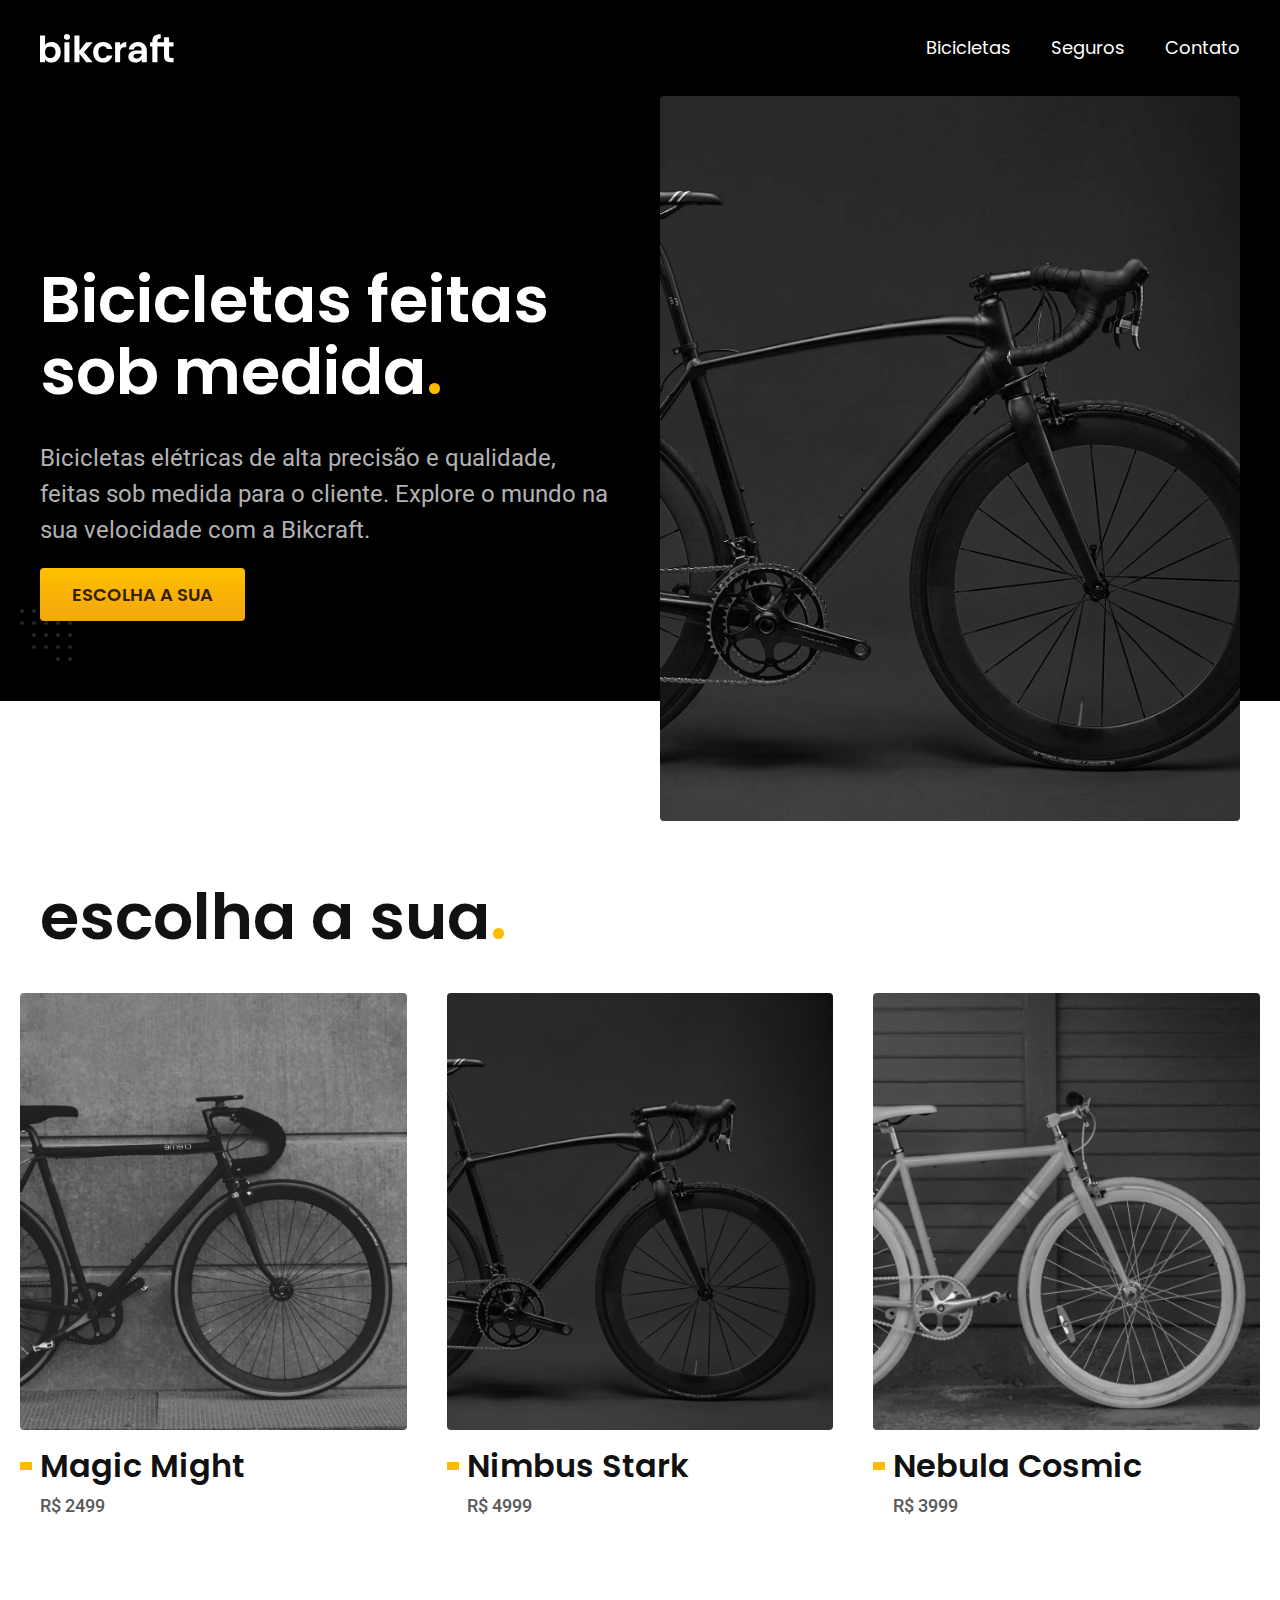
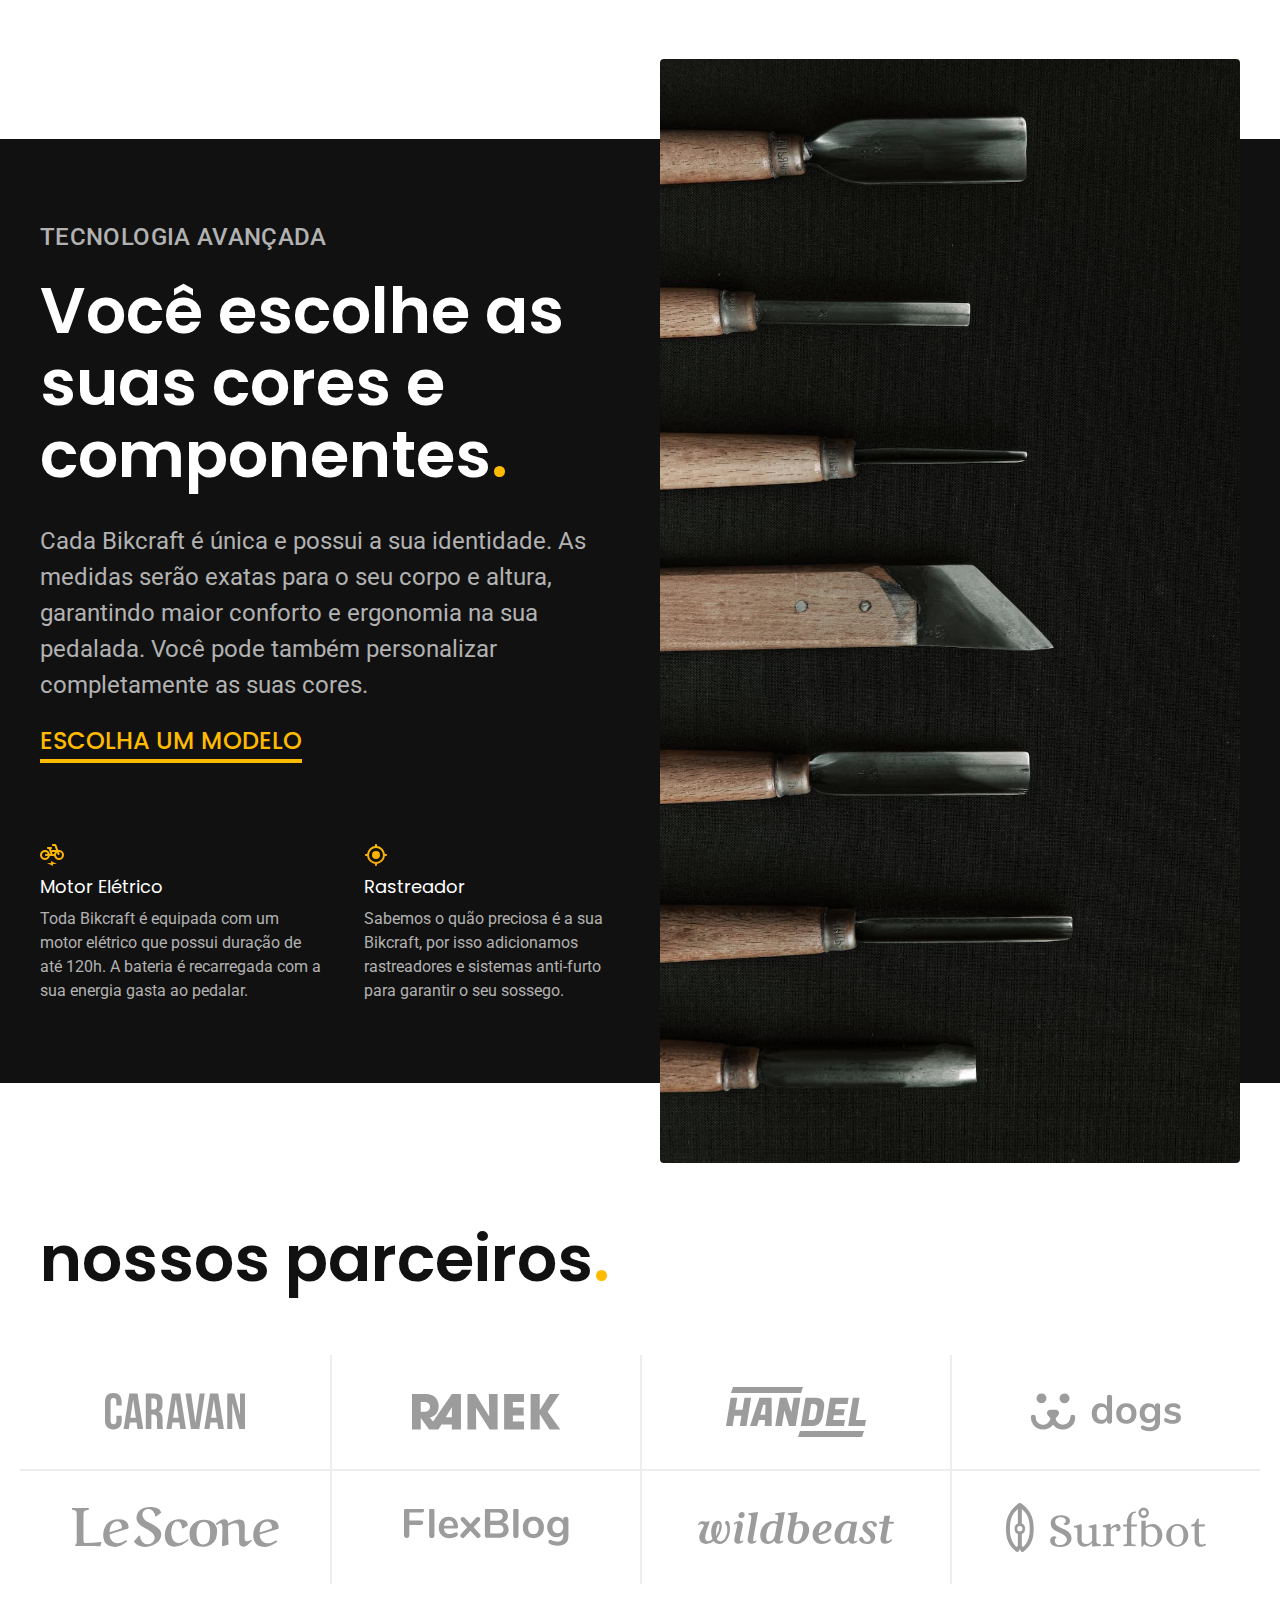
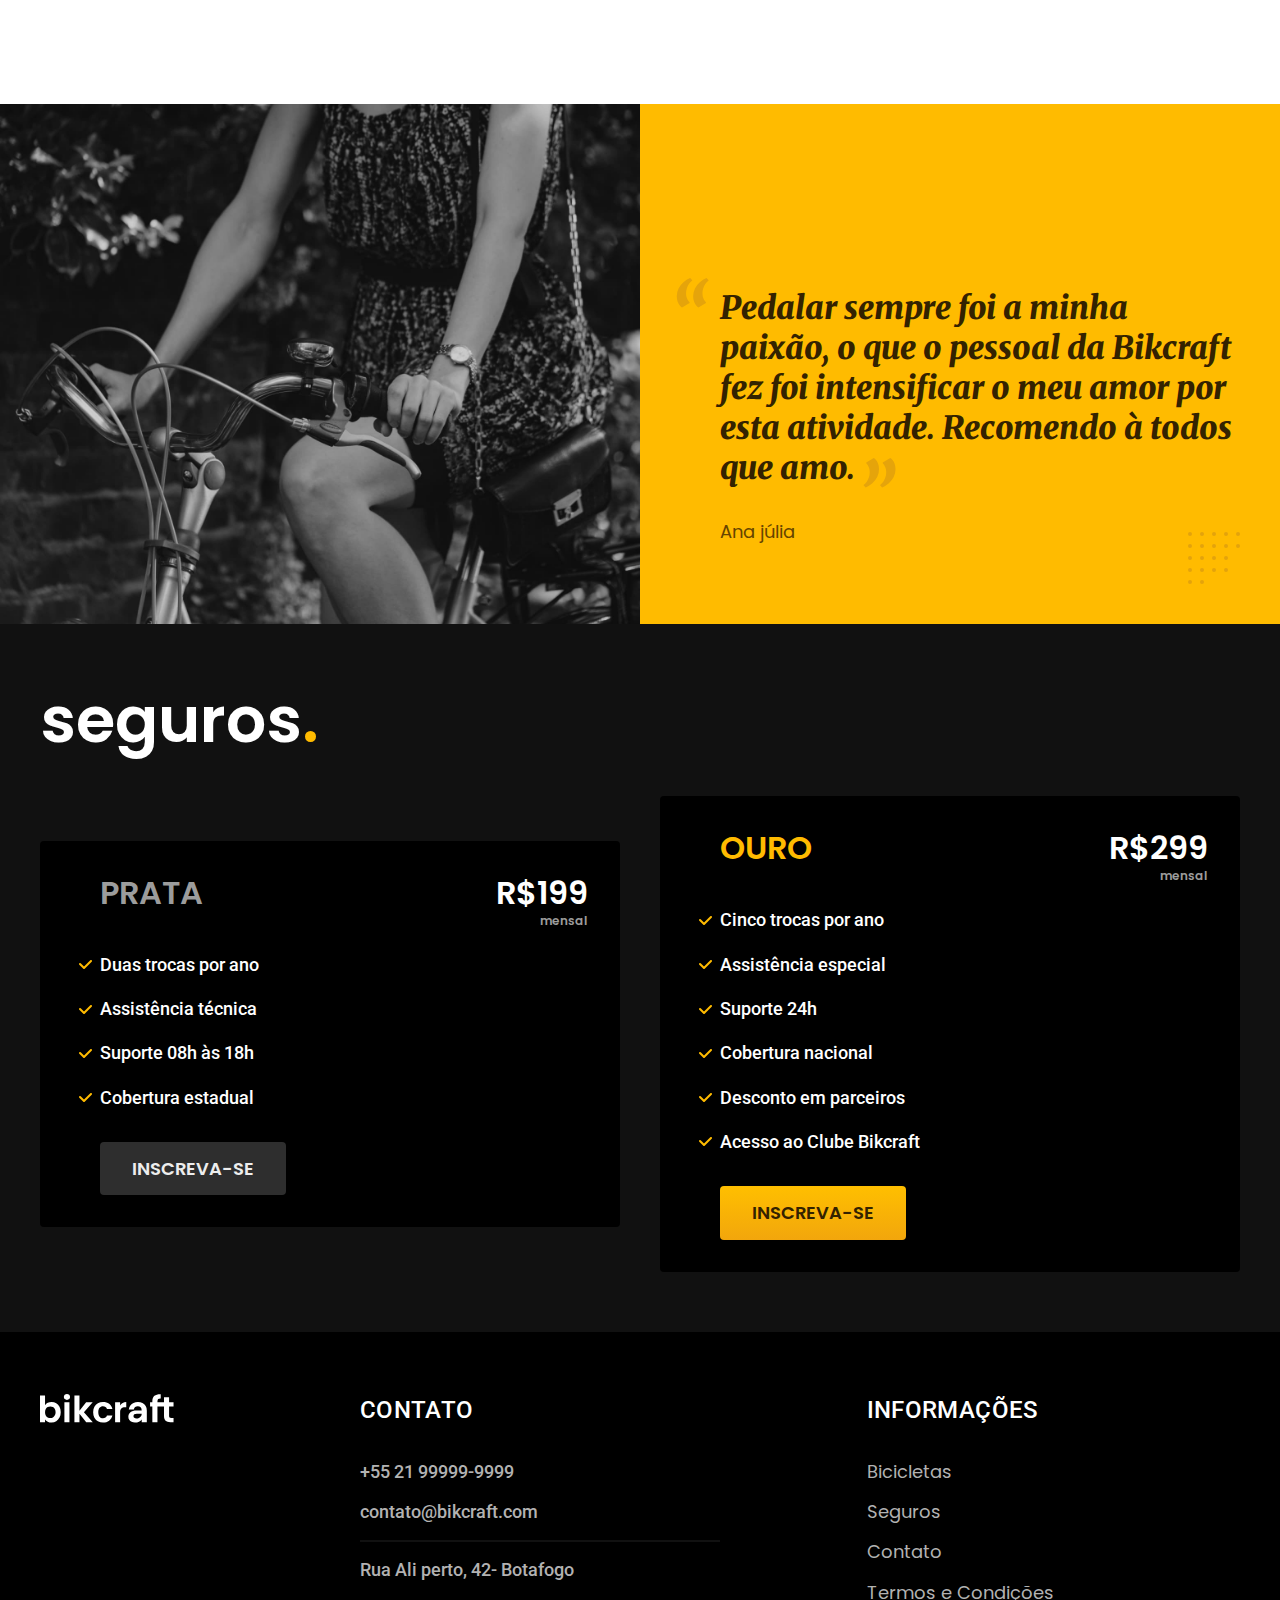
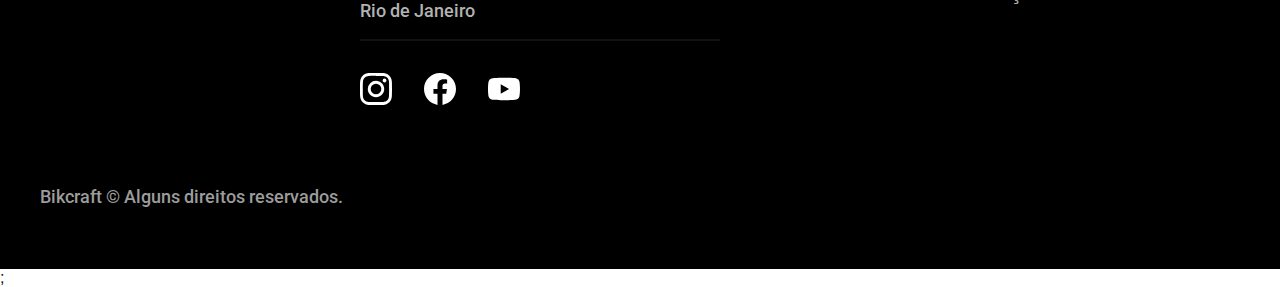
<file: index.html>
<!DOCTYPE html>
<html lang="pt-br">

<head>
  <meta charset="UTF-8">
  <meta http-equiv="X-UA-Compatible" content="IE=edge">
  <meta name="viewport" content="width=device-width, initial-scale=1.0">
  <title>Bikcraft - Bicicletas Elétricas</title>
  <meta name="description" content="Bicicletas elétricas de alta precisão e qualidade,  feitas sob medida para o cliente. Explore o mundo na sua velocidade com a Bikcraft.">
  
  <link rel="icon" href="./favicon.svg" type="image/svg+xml">
  <link rel="preload" href="./CSS/style.css" as="style">
  <link rel="stylesheet" href="./CSS/style.css">
  <script>document.documentElement.classList.add('js');</script>

  <link rel="preconnect" href="https://fonts.googleapis.com">
  <link rel="preconnect" href="https://fonts.gstatic.com" crossorigin>
  <link href="https://fonts.googleapis.com/css2?family=Merriweather:ital,wght@1,900&family=Poppins:wght@400;600&family=Roboto:wght@400;500&display=swap" rel="stylesheet">

 
</head>

<body>
  <header class="header-bg">
    <div class="header container">
      <a href="./">
        <img src="./img/bikcraft.svg" width="136" height="32" alt="Bikcraft">
      </a>

      <nav aria-label="primaria">
        <ul class="header-menu font-1-m cor-0">
          <li><a href="./bicicletas.html">Bicicletas</a></li>
          <li><a href="./seguros.html">Seguros</a></li>
          <li><a href="./contato.html">Contato</a></li>
        </ul>
      </nav>
    </div>
  </header>

  <main class="introducao-bg" >
    <div class="introducao container">
      <div class="introducao-conteudo">
        <h1 class="font-1-xxl cor-0 fadeInDown" data-anime="200">Bicicletas feitas sob medida<span class="cor-p1">.</span></h1>
        <p class="font-2-l cor-5 fadeInDown"  data-anime="400">Bicicletas elétricas de alta precisão e qualidade, feitas sob medida para o cliente. Explore o mundo na sua velocidade com a Bikcraft.</p>
        <a class="botao fadeInDown"  data-anime="600" href="./bicicletas.html">Escolha a sua</a>
      </div>

      <picture  data-anime="800" class="fadeInDown">
        <source media="(max-width: 800px)" srcset="./img/bicicletas/nimbus.jpg">
        <img src="./img/fotos/introducao.jpg" width="1280" height="1600" alt="Bicicleta eletrica preta">
      </picture>

    </div>
  </main>

  <article class="bicicletas-lista">
    <h2 class="container font-1-xxl">escolha a sua<span class="cor-p1">.</span></h2>
    <ul>
      <li>
        <a href="./bicicletas/magic.html">
          <img src="./img/bicicletas/magic-home.jpg" width="920" height="1040" alt="Bicicletas preta">
          <h3 class="font-1-xl">Magic Might</h3>
          <span class="font-2-m cor-8">R$ 2499</span>
        </a>
      </li>

      <li>
        <a href="./bicicletas/nimbus.html">
          <img src="./img/bicicletas/nimbus-home.jpg" width="920" height="1040" alt="Bicicletas preta">
          <h3 class="font-1-xl">Nimbus Stark</h3>
          <span class="font-2-m cor-8">R$ 4999</span>
        </a>
      </li>

      <li>
        <a href="./bicicletas/nebula.html">
          <img src="./img/bicicletas/nebula-home.jpg" width="920" height="1040" alt="Bicicletas branca">
          <h3 class="font-1-xl">Nebula Cosmic</h3>
          <span class="font-2-m cor-8">R$ 3999</span>
        </a>
      </li>
    </ul>
  </article>

  <article class="tecnologia-bg">
    <div class="tecnologia container">
      <div class="tecnologia-conteudo">
        <span class="font-2-l-b cor-5">Tecnologia Avançada </span>
        <h2 class="font-1-xxl cor-0">Você escolhe as suas cores e componentes<span class="cor-p1">.</span></h2>
        <p class="font-2-l cor-5">Cada Bikcraft é única e possui a sua identidade. As medidas serão exatas para o seu corpo e altura, garantindo maior conforto e ergonomia na sua pedalada. Você pode também personalizar completamente as suas cores.</p>
        <a class="link" href="./bicicletas.html">Escolha um modelo</a>

        <div class="tecnologia-vantagens">
          <div>
            <img src="./img/icones/eletrica.svg" width="24" height="24" alt="">
            <h3 class="font-1-m cor-0">Motor Elétrico</h3>
            <p class="font-2-s cor-5">Toda Bikcraft é equipada com um motor elétrico que possui duração de até 120h. A bateria é recarregada com a sua energia gasta ao pedalar.</p>
          </div>
          <div>
            <img src="./img/icones/rastreador.svg" width="24" height="24" alt="">
            <h3 class="font-1-m cor-0">Rastreador</h3>
            <p class="font-2-s cor-5">Sabemos o quão preciosa é a sua Bikcraft, por isso adicionamos rastreadores e sistemas anti-furto para garantir o seu sossego.</p>
          </div>
        </div>
      </div>
      <div class="tecnologia-imagem">
        <img src="./img/fotos/tecnologia.jpg" width="1200" height="1920" alt="">
      </div>
    </div>
  </article>

  <section class="parceiros" aria-label="Nossos Parceiros">
    <h2 class="container font-1-xxl">nossos parceiros<span class="cor-p1">.</span></h2>

    <ul>
      <li><img src="./img/parceiros/caravan.svg" alt="caravan" width="140" height="38"></li>
      <li><img src="./img/parceiros/ranek.svg" alt="Ranek" width="149" height="36"></li>
      <li><img src="./img/parceiros/handel.svg" alt="Handel" width="140" height="50"></li>
      <li><img src="./img/parceiros/dogs.svg" alt="Dogs" width="152" height="39"></li>
      <li><img src="./img/parceiros/lescone.svg" alt="LeScone" width="208" height="41"></li>
      <li><img src="./img/parceiros/flexblog.svg" alt="FlexBlog" width="165" height="38"></li>
      <li><img src="./img/parceiros/wildbeast.svg" alt="Wildbeast" width="196" height="34"></li>
      <li><img src="./img/parceiros/surfbot.svg" alt="surfbot" width="200" height="49"></li>
    </ul>
  </section>

  <section class="depoimento" aria-label="depoimento">
    <div>
      <img src="./img/fotos/depoimento.jpg" width="1560" height="1360" alt="pessoa pedalando uma bicicleta bikcraft">
    </div>
    <div class="depoimento-conteudo">
      <blockquote class="font-1-xl cor-p5">
        <p>Pedalar sempre foi a minha paixão, o que o pessoal da Bikcraft fez foi intensificar o meu amor por esta atividade. Recomendo à todos que amo.</p>
      </blockquote>
      <span class="font-1-m cor-p4">Ana júlia</span>
    </div>
  </section>

  <article class="seguros-bg">
    <div class="seguros container">
      <h2 class="font-1-xxl cor-0">seguros<span class="cor-p1">.</span></h2>
      <div class="seguros-item">
        <h3 class="font-1-xl cor-6">PRATA</h3>
        <span class="font-1-xl cor-0">R$199 <span class="font-1-xs cor-6">mensal</span></span>
        <ul class="font-2-m cor-0">
          <li>Duas trocas por ano</li>
          <li>Assistência técnica</li>
          <li>Suporte 08h às 18h</li>
          <li>Cobertura estadual</li>
        </ul>
        <a class="botao secundario" href="./orcamento.html">Inscreva-se</a>
      </div>

      <div class="seguros-item">
        <h3 class="font-1-xl cor-p1">OURO</h3>
        <span class="font-1-xl cor-0">R$299 <span class="font-1-xs cor-6">mensal</span></span>
        <ul class="font-2-m cor-0">
          <li>Cinco trocas por ano</li>
          <li>Assistência especial</li>
          <li>Suporte 24h</li>
          <li>Cobertura nacional</li>
          <li>Desconto em parceiros</li>
          <li>Acesso ao Clube Bikcraft</li>
        </ul>
        <a class="botao col-2" href="./orcamento.html">Inscreva-se</a>
      </div>
    </div>

  </article>

  <footer class="footer-bg">
    <div class="footer container">
      <img src="./img/bikcraft.svg" width="136" height="32" alt="bikcraft">

      <div class="footer-contato">
        <h3 class="font-2-l-b cor-0">Contato</h3>
        <ul class="font-2-m cor-5">
          <li><a href="tel:+5521999999999">+55 21 99999-9999</a></li>
          <li><a href="mailto:contato@bikcraft.com">contato@bikcraft.com</a></li>
          <li>Rua Ali perto, 42- Botafogo</li>
          <li>Rio de Janeiro</li>
        </ul>
        <div class="footer-redes">
          <a href="./">
            <img src="./img/redes/instagram.svg" width="32" height="32" alt="">
          </a>
          <a href="./">
            <img src="./img/redes/facebook.svg" width="32" height="32" alt="">
          </a>
          <a href="./">
            <img src="./img/redes/youtube.svg" width="32" height="32" alt="">
          </a>
        </div>
      </div>
      <div class="footer-informacoes">
        <h3 class="font-2-l-b cor-0"> Informações</h3>
        <nav>
          <ul class="font-1-m cor-5">
            <li><a href="./bicicletas.html">Bicicletas</a></li>
            <li><a href="./seguros.html">Seguros</a></li>
            <li><a href="./contato.html">Contato</a></li>
            <li><a href="./termos.html">Termos e Condições</a></li>
          </ul>
        </nav>
      </div>
      <p class="footer-copy  font-2-m cor-6">Bikcraft © Alguns direitos reservados.</p>
    </div>

  </footer>
  <script src="./js/plugins/simple-anime.js"></script>;
  <script src="./js/script.js"></script>
</body>

</html>
</file>
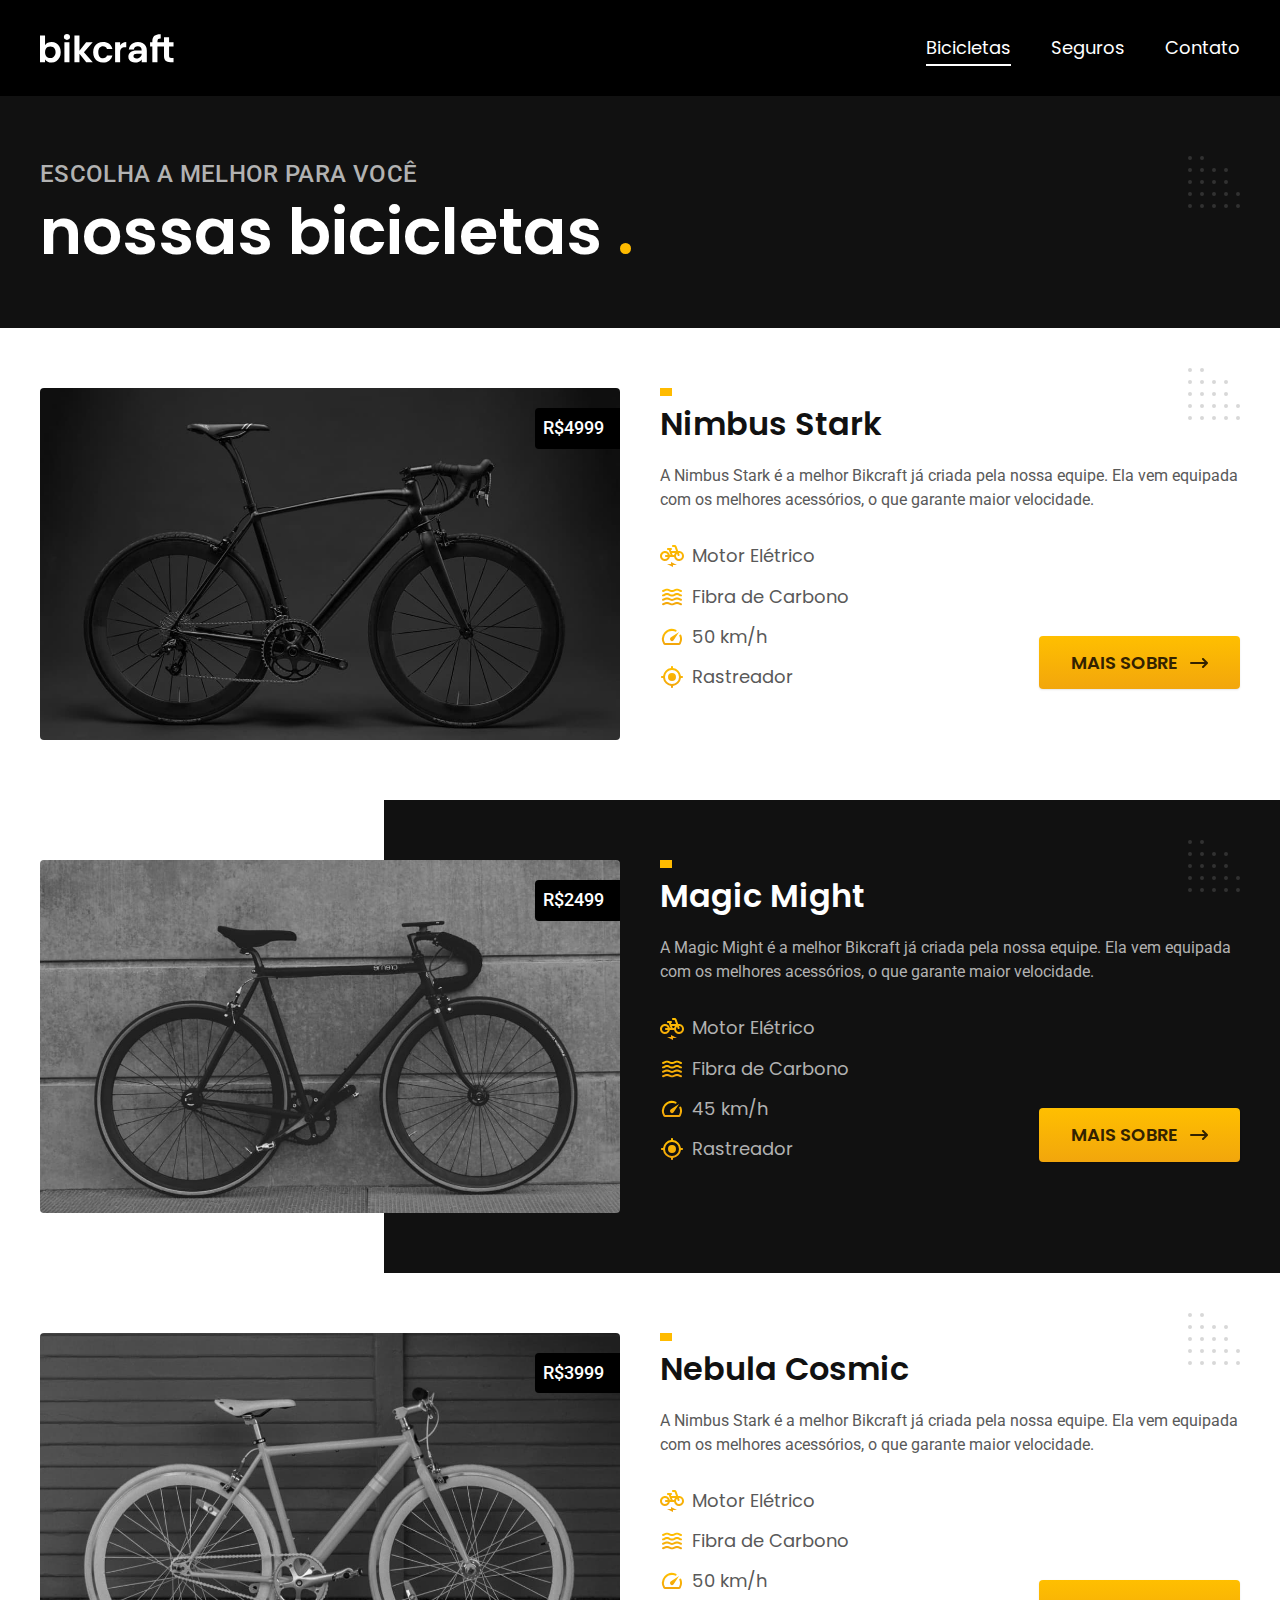
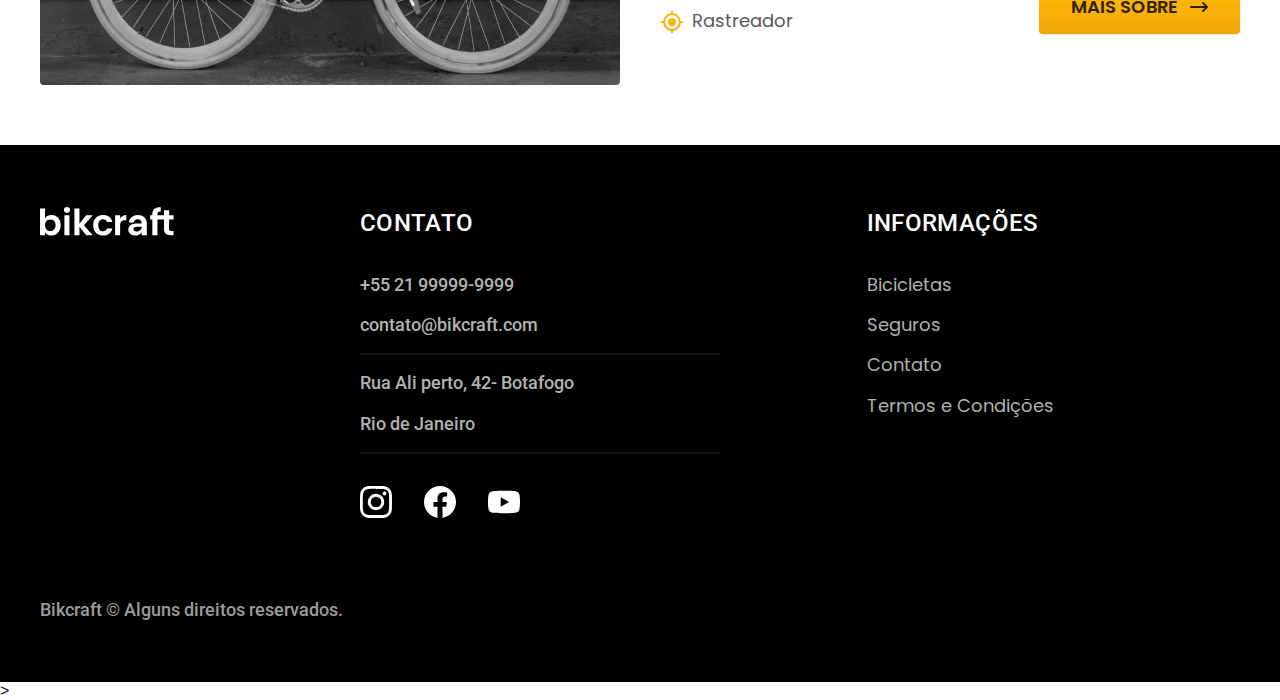
<file: bicicletas.html>
<!DOCTYPE html>
<html lang="pt-br">

<head>
  <meta charset="UTF-8">
  <meta http-equiv="X-UA-Compatible" content="IE=edge">
  <meta name="viewport" content="width=device-width, initial-scale=1.0">


  <title>Bicicletas | Bikcraft</title>
  <meta name="description" content="Bicicletas">
  <link rel="icon" href="./favicon.svg" type="image/svg+xml">
  <link rel="preload" href="./CSS/style.css" as="style">
  <link rel="stylesheet" href="./CSS/style.css">
  <script>document.documentElement.classList.add('js');</script>

  <link rel="preconnect" href="https://fonts.googleapis.com">
  <link rel="preconnect" href="https://fonts.gstatic.com" crossorigin>
  <link href="https://fonts.googleapis.com/css2?family=Merriweather:ital,wght@1,900&family=Poppins:wght@400;600&family=Roboto:wght@400;500&display=swap" rel="stylesheet">

</head>

<body id="bicicletas">
  <header class="header-bg">
    <div class="header container">
      <a href="./">
        <img src="./img/bikcraft.svg" width="136" height="32" alt="Bikcraft">
      </a>

      <nav aria-label="primaria">
        <ul class="header-menu font-1-m cor-0">
          <li><a href="./bicicletas.html">Bicicletas</a></li>
          <li><a href="./seguros.html">Seguros</a></li>
          <li><a href="./contato.html">Contato</a></li>
        </ul>
      </nav>
    </div>
  </header>
  <main>
    <div class="titulo-bg">
      <div class="titulo container">
        <p class="font-2-l-b cor-5">Escolha a melhor para você</p>
        <h1 class="font-1-xxl cor-0">nossas bicicletas <span class="cor-p1">.</span></h1>
      </div>
    </div>

    <div class="bicicletas container">
      <div class="bicicletas-imagem">
        <img src="./img/bicicletas/nimbus.jpg" alt="Bicicleta preta">
        <span class="font-2-m cor-0">R$4999</span>
      </div>
      <div class="bicicletas-conteudo">
        <h2 class="font-1-xl">Nimbus Stark</h2>
        <p class="font-2-s cor-8">A Nimbus Stark é a melhor Bikcraft já criada pela nossa equipe. Ela vem equipada com os melhores acessórios, o que garante maior velocidade.</p>
        <ul class="font-1-m cor-8">
          <li><img src="./img/icones/eletrica.svg" alt="">
            Motor Elétrico
          </li>

          <li><img src="./img/icones/carbono.svg" alt="">
            Fibra de Carbono
          </li>

          <li><img src="./img/icones/velocidade.svg" alt="">
            50 km/h
          </li>


          <li><img src="./img/icones/rastreador.svg" alt="">
            Rastreador
          </li>
        </ul>
        <a class="botao seta" href="./bicicletas/nimbus.html">Mais Sobre</a>
      </div>
    </div>

    <div class="bicicletas-bg">
      <div class="bicicletas container">
        <div class="bicicletas-imagem">
          <img src="./img/bicicletas/magic.jpg" alt="Bicicleta preta">
          <span class="font-2-m cor-0">R$2499</span>
        </div>
        <div class="bicicletas-conteudo">
          <h2 class="font-1-xl cor-0">Magic Might</h2>
          <p class="font-2-s cor-5">A Magic Might é a melhor Bikcraft já criada pela nossa equipe. Ela vem equipada com os melhores acessórios, o que garante maior velocidade.</p>
          <ul class="font-1-m cor-5">
            <li><img src="./img/icones/eletrica.svg" alt="">
              Motor Elétrico
            </li>

            <li><img src="./img/icones/carbono.svg" alt="">
              Fibra de Carbono
            </li>

            <li><img src="./img/icones/velocidade.svg" alt="">
              45 km/h
            </li>


            <li><img src="./img/icones/rastreador.svg" alt="">
              Rastreador
            </li>
          </ul>
          <a class="botao seta" href="./bicicletas/magic.html">Mais Sobre</a>
        </div>
      </div>
    </div>

    <div class="bicicletas container">
      <div class="bicicletas-imagem">
        <img src="./img/bicicletas/nebula.jpg" alt="Bicicleta branca">
        <span class="font-2-m cor-0">R$3999</span>
      </div>
      <div class="bicicletas-conteudo">
        <h2 class="font-1-xl">Nebula Cosmic</h2>
        <p class="font-2-s cor-8">A Nimbus Stark é a melhor Bikcraft já criada pela nossa equipe. Ela vem equipada com os melhores acessórios, o que garante maior velocidade.</p>
        <ul class="font-1-m cor-8">
          <li><img src="./img/icones/eletrica.svg" alt="">
            Motor Elétrico
          </li>

          <li><img src="./img/icones/carbono.svg" alt="">
            Fibra de Carbono
          </li>

          <li><img src="./img/icones/velocidade.svg" alt="">
            50 km/h
          </li>



          <li><img src="./img/icones/rastreador.svg" alt="">
            Rastreador
          </li>
        </ul>
        <a class="botao seta" href="./bicicletas/nebula.html">Mais Sobre</a>
      </div>
    </div>


  </main>

  <footer class="footer-bg">
    <div class="footer container">
      <img src="./img/bikcraft.svg" alt="bikcraft">

      <div class="footer-contato">
        <h3 class="font-2-l-b cor-0">Contato</h3>
        <ul class="font-2-m cor-5">
          <li><a href="tel:+5521999999999">+55 21 99999-9999</a></li>
          <li><a href="mailto:contato@bikcraft.com">contato@bikcraft.com</a></li>
          <li>Rua Ali perto, 42- Botafogo</li>
          <li>Rio de Janeiro</li>
        </ul>
        <div class="footer-redes">
          <a href="./">
            <img src="./img/redes/instagram.svg" alt="">
          </a>
          <a href="./">
            <img src="./img/redes/facebook.svg" alt="">
          </a>
          <a href="./">
            <img src="./img/redes/youtube.svg" alt="">
          </a>
        </div>
      </div>
      <div class="footer-informacoes">
        <h3 class="font-2-l-b cor-0"> Informações</h3>
        <nav>
          <ul class="font-1-m cor-5">
            <li><a href="./bicicletas.html">Bicicletas</a></li>
            <li><a href="./seguros.html">Seguros</a></li>
            <li><a href="./contato.html">Contato</a></li>
            <li><a href="./termos.html">Termos e Condições</a></li>
          </ul>
        </nav>
      </div>
      <p class="footer-copy  font-2-m cor-6">Bikcraft © Alguns direitos reservados.</p>
    </div>

  </footer>
 <script src="./js/script.js"></script>
</body>>

</html>
</file>
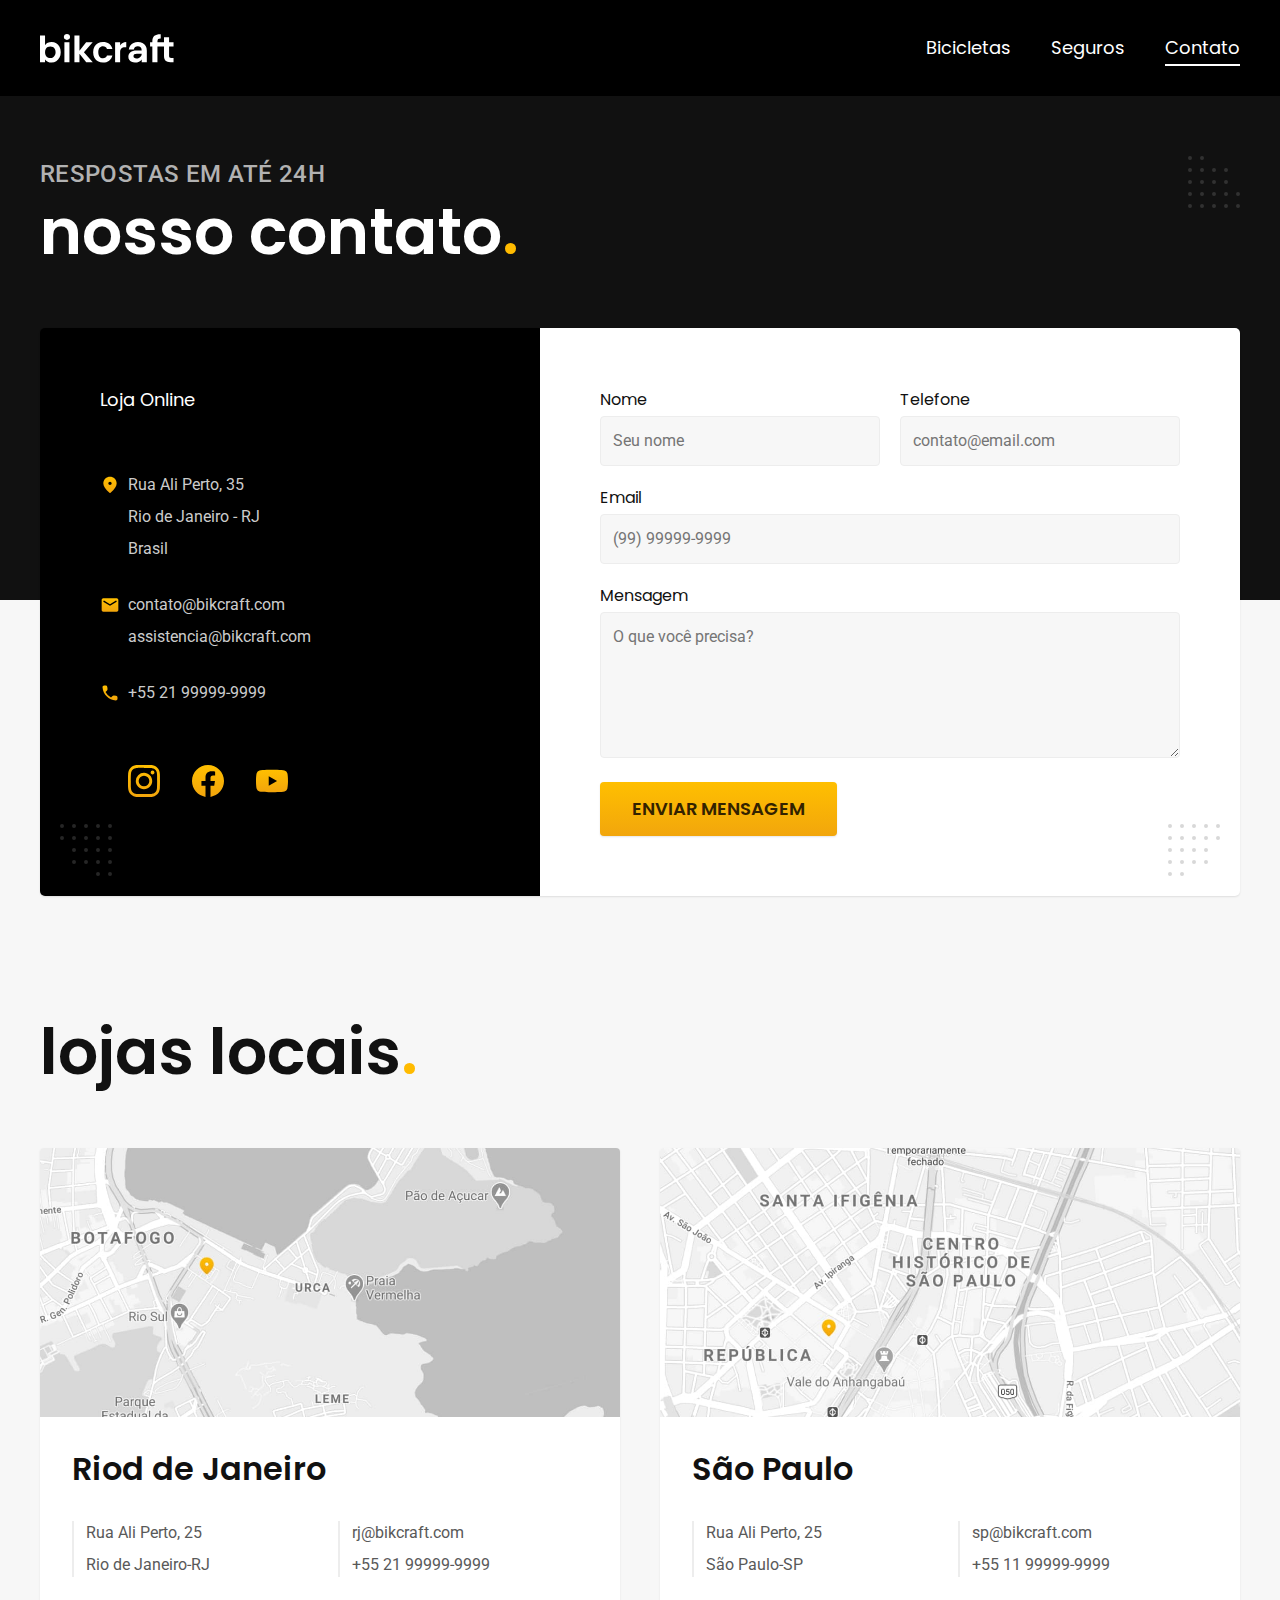
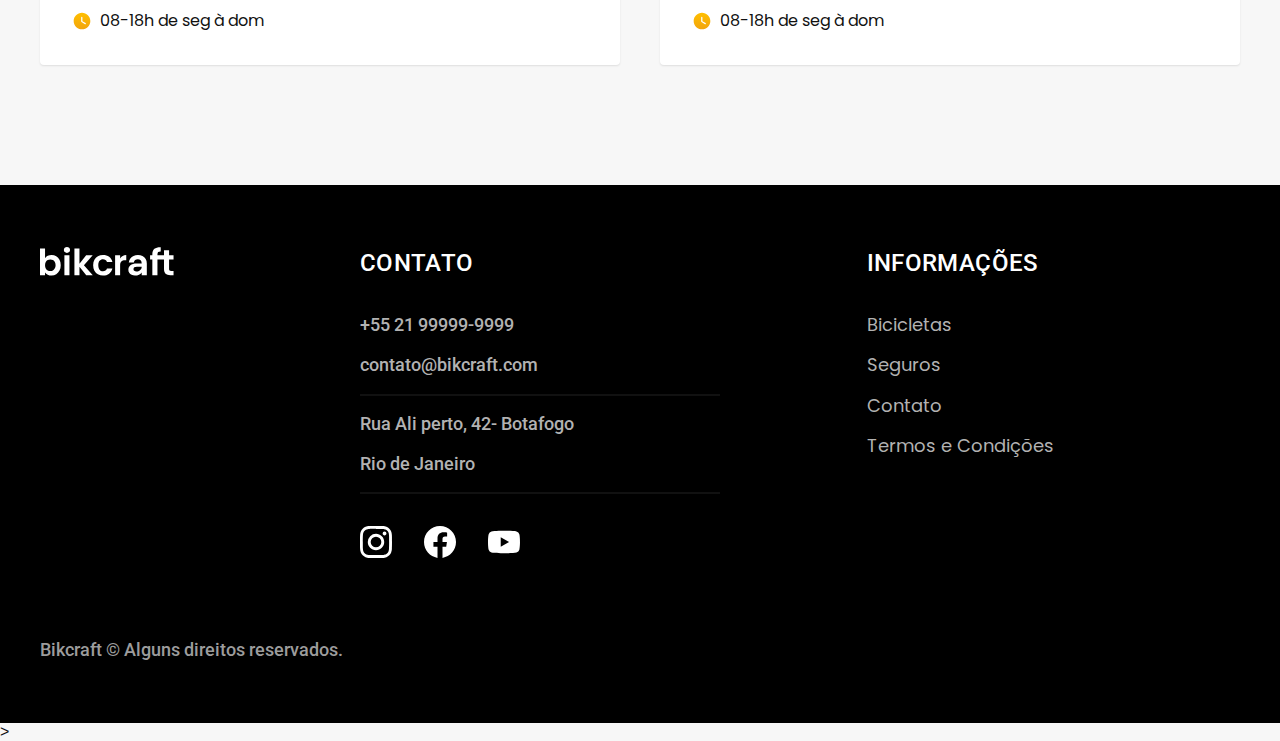
<file: contato.html>
<!DOCTYPE html>
<html lang="pt-br">

<head>
  <meta charset="UTF-8">
  <meta http-equiv="X-UA-Compatible" content="IE=edge">
  <meta name="viewport" content="width=device-width, initial-scale=1.0">
  <title>Contato | Bikcraft</title>
  <meta name="description" content="Termos e Condições">
  <link rel="icon" href="./favicon.svg" type="image/svg+xml">
  <link rel="preload" href="./CSS/style.css" as="style">
  <link rel="stylesheet" href="./CSS/style.css">
  <script>document.documentElement.classList.add('js');</script>

  <link rel="preconnect" href="https://fonts.googleapis.com">
  <link rel="preconnect" href="https://fonts.gstatic.com" crossorigin>
  <link href="https://fonts.googleapis.com/css2?family=Merriweather:ital,wght@1,900&family=Poppins:wght@400;600&family=Roboto:wght@400;500&display=swap" rel="stylesheet">

</head>

<body id="contato">
  <header class="header-bg">
    <div class="header container">
      <a href="./">
        <img src="./img/bikcraft.svg" alt="Bikcraft">
      </a>

      <nav aria-label="primaria">
        <ul class="header-menu font-1-m cor-0">
          <li><a href="./bicicletas.html">Bicicletas</a></li>
          <li><a href="./seguros.html">Seguros</a></li>
          <li><a href="./contato.html">Contato</a></li>
        </ul>
      </nav>
    </div>
  </header>
  <main>
    <div class="titulo-bg">
      <div class="titulo container">
        <p class="font-2-l-b cor-5">Respostas em até 24h</p>
        <h1 class="font-1-xxl cor-0">nosso contato<span class="cor-p1">.</span></h1>
      </div>
    </div>

    <div class="contato container">
      <section class="contato-dados" aria-label="Endereço">
        <h2 class="font-1-m cor-0">Loja Online</h2>
        <div class="contato-endereco font-2-s cor-4">
          <p>Rua Ali Perto, 35</p>
          <p>Rio de Janeiro - RJ</p>
          <p>Brasil</p>
        </div>
        <address class="contato-meios font-2-s cor-4">
          <a href="mailto:contato@bikcraft.com">contato@bikcraft.com</a>
          <a href="mailto:assistencia@bikcraft.com">assistencia@bikcraft.com</a>
          <a href="tel:+5521999999999">+55 21 99999-9999</a>
        </address>

        <div class="contato-redes">
          <a href="./">
            <img src="./img/redes/instagram-p.svg" alt="">
          </a>
          <a href="./">
            <img src="./img/redes/facebook-p.svg" alt="">
          </a>
          <a href="./">
            <img src="./img/redes/youtube-p.svg" alt="">
          </a>
        </div>
      </section>
      <section class="contato-formulario" aria-label="Formulário">
        <form class="form" action="./contato.html">
          <div>
            <label for="nome">Nome</label>
            <input type="text" id="nome" name="nome" placeholder="Seu nome">
          </div>
          <div>
            <label for="telefone">Telefone</label>
            <input type="text" id="telefone" name="telefone" placeholder="contato@email.com">
          </div>
          <div class="col-2">
            <label for="email">Email</label>
            <input type="text" id="email" name="email" placeholder="(99) 99999-9999">
          </div>
          <div class="col-2">
            <label for="mensagem">Mensagem</label>
            <textarea rows="5" type="mensagem" id="mensagem" name="mensagem" placeholder="O que você precisa?"></textarea>
          </div>
          <button class="botao">Enviar Mensagem</button>
        </form>
      </section>
    </div>

  </main>

  <article class="lojas container">
    <h2 class="font-1-xxl">lojas locais<span class="cor-p1">.</span></h2>
    <div class="lojas-item">
      <img src="./img/lojas/rj.jpg" alt="mapa marcando o endereço em Rua Ali perto, 25 Rio de janeiro-RJ">
      <div class="lojas-conteudo">
        <h3 class="font-1-xl">Riod de Janeiro</h3>

        <div class="lojas-dados font-2-s cor-8">
          <p>Rua Ali Perto, 25</p>
          <p>Rio de Janeiro-RJ</p>
        </div>
        <div class="lojas-dados font-2-s cor-8">
          <a href="mailto:rj@bikcraft.com">rj@bikcraft.com</a>
          <a href="tel:+5521999999999">+55 21 99999-9999</a>
        </div>
        <p class="lojas-tempo font-1-s"><img src="./img/icones/horario.svg" alt=""> 08-18h de seg à dom</p>
      </div>
    </div>
    <div class="lojas-item">
      <img src="./img/lojas/sp.jpg" alt="mapa marcando o endereço em Rua Ali perto, 25 São Paulo-SP">

      <div class="lojas-conteudo">
        <h3 class="font-1-xl">São Paulo</h3>
        <div class="lojas-dados font-2-s cor-8">
          <p>Rua Ali Perto, 25</p>
          <p>São Paulo-SP</p>
        </div>


        <div class="lojas-dados font-2-s cor-8">
          <a href="mailto:sp@bikcraft.com">sp@bikcraft.com</a>
          <a href="tel:+5511999999999">+55 11 99999-9999</a>
        </div>
        <p class="lojas-tempo font-1-s"><img src="./img/icones/horario.svg" alt=""> 08-18h de seg à dom</p>
      </div>
    </div>
  </article>

  <footer class=" footer-bg">
    <div class="footer container">
      <img src="./img/bikcraft.svg" alt="bikcraft">

      <div class="footer-contato">
        <h3 class="font-2-l-b cor-0">Contato</h3>
        <ul class="font-2-m cor-5">
          <li><a href="tel:+5521999999999">+55 21 99999-9999</a></li>
          <li><a href="mailto:contato@bikcraft.com">contato@bikcraft.com</a></li>
          <li>Rua Ali perto, 42- Botafogo</li>
          <li>Rio de Janeiro</li>
        </ul>
        <div class="footer-redes">
          <a href="./">
            <img src="./img/redes/instagram.svg" alt="">
          </a>
          <a href="./">
            <img src="./img/redes/facebook.svg" alt="">
          </a>
          <a href="./">
            <img src="./img/redes/youtube.svg" alt="">
          </a>
        </div>
      </div>
      <div class="footer-informacoes">
        <h3 class="font-2-l-b cor-0"> Informações</h3>
        <nav>
          <ul class="font-1-m cor-5">
            <li><a href="./bicicletas.html">Bicicletas</a></li>
            <li><a href="./seguros.html">Seguros</a></li>
            <li><a href="./contato.html">Contato</a></li>
            <li><a href="./termos.html">Termos e Condições</a></li>
          </ul>
        </nav>
      </div>
      <p class="footer-copy  font-2-m cor-6">Bikcraft © Alguns direitos reservados.</p>
    </div>

  </footer>
 <script src="./js/script.js"></script>
</body>>

</html>
</file>
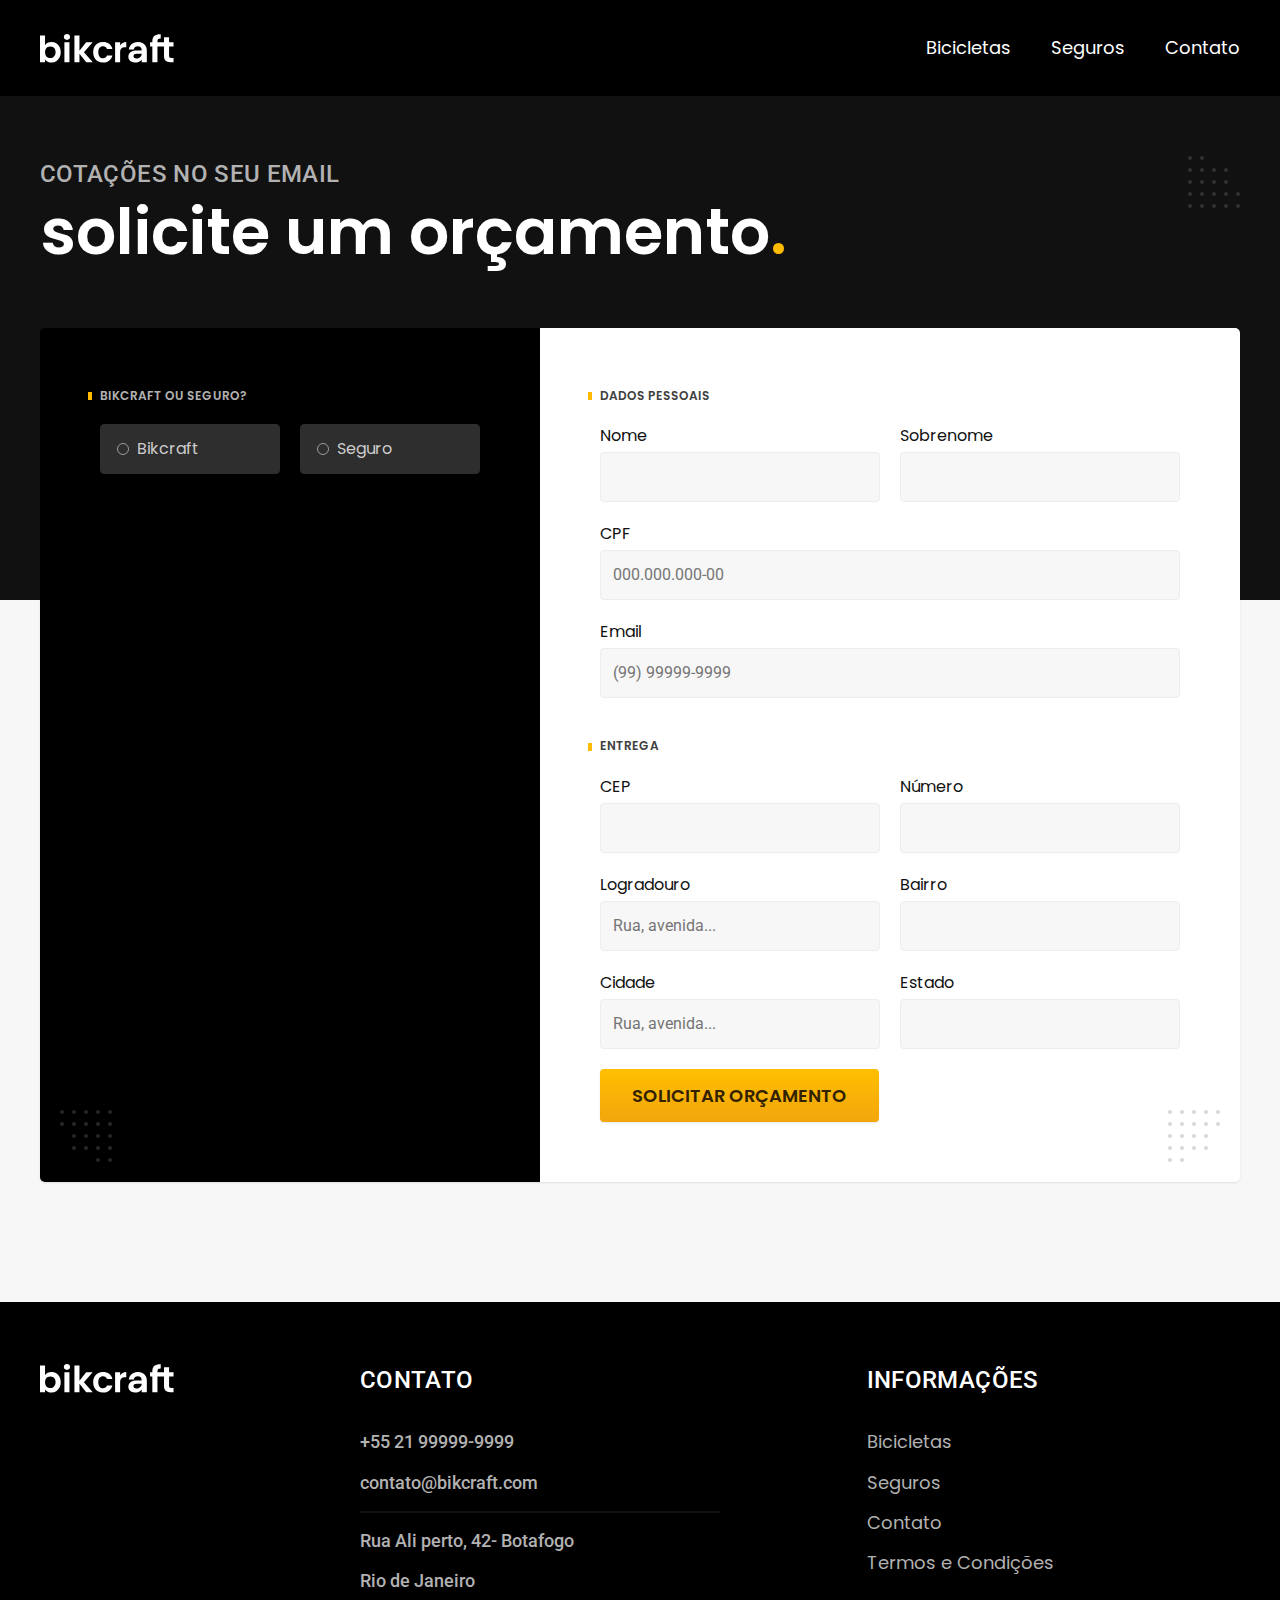
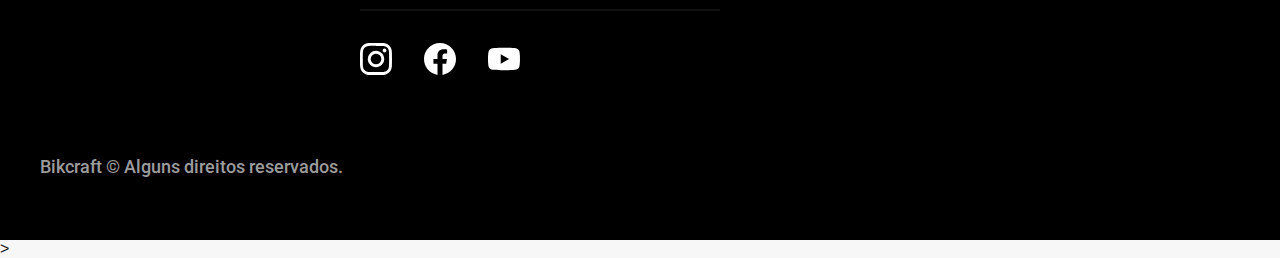
<file: orcamento.html>
<!DOCTYPE html>
<html lang="pt-br">

<head>
  <meta charset="UTF-8">
  <meta http-equiv="X-UA-Compatible" content="IE=edge">
  <meta name="viewport" content="width=device-width, initial-scale=1.0">
  <title>Orçamento| Bikcraft</title>
  <meta name="description" content="orcamento">
  <link rel="icon" href="./favicon.svg" type="image/svg+xml">
  <link rel="preload" href="./CSS/style.css" as="style">
  <link rel="stylesheet" href="./CSS/style.css">
  <script>document.documentElement.classList.add('js');</script>

  <link rel="preconnect" href="https://fonts.googleapis.com">
  <link rel="preconnect" href="https://fonts.gstatic.com" crossorigin>
  <link href="https://fonts.googleapis.com/css2?family=Merriweather:ital,wght@1,900&family=Poppins:wght@400;600&family=Roboto:wght@400;500&display=swap" rel="stylesheet">

</head>

<body id="orcamento">
  <header class="header-bg">
    <div class="header container">
      <a href="./">
        <img src="./img/bikcraft.svg" width="136" height="32" alt="Bikcraft">
      </a>

      <nav aria-label="primaria">
        <ul class="header-menu font-1-m cor-0">
          <li><a href="./bicicletas.html">Bicicletas</a></li>
          <li><a href="./seguros.html">Seguros</a></li>
          <li><a href="./contato.html">Contato</a></li>
        </ul>
      </nav>
    </div>
  </header>
  <main>
    <div class="titulo-bg">
      <div class="titulo container">
        <p class="font-2-l-b cor-5">Cotações no seu email</p>
        <h1 class="font-1-xxl cor-0">solicite um orçamento<span class="cor-p1">.</span></h1>
      </div>
    </div>


    <form class="orcamento container" action="./">
      <div class="orcamento-produto">
        <h2 class="font-1-xs cor-5">Bikcraft ou Seguro?</h2>

        <input type="radio" name="tipo" value="bikcraft" id="bikcraft">
        <label for="bikcraft">Bikcraft</label>

        <input type="radio" name="tipo" value="seguro" id="seguro">
        <label for="seguro">Seguro</label>

        <div class="orcamento-conteudo" id="orcamento-bikcraft">
          <h2 class="font-1-xs cor-5">Escolha a sua</h2>

          <input type="radio" name="produto" value="nimbus" id="nimbus">
          <label for="nimbus">Nimbus Stark <span>R$ 4999</span></label>
          <div class="orcamento-detalhes">
            <ul class="font-1-xs cor-8">
              <li><img src="./img/icones/eletrica.svg" width="32" height="32" alt="">Motor Elétrico</li>
              <li><img src="./img/icones/carbono.svg" width="32" height="32" alt="">Fibra de Carbono</li>
              <li><img src="./img/icones/velocidade.svg" width="32" height="32" alt="">50 Km/h</li>
              <li><img src="./img/icones/rastreador.svg" width="32" height="32" alt="">Rastreador</li>
            </ul>
            <img src="./img/bicicletas/nimbus.jpg" width="1120" height="680" alt="bicicleta preta">
          </div>

          <input type="radio" name="produto" value="magic" id="magic">
          <label for="magic">Magic Might <span>R$ 2499</span></label>
          <div class="orcamento-detalhes">
            <ul class="font-1-xs cor-8">
              <li><img src="./img/icones/eletrica.svg" width="32" height="32" alt="">Motor Elétrico</li>
              <li><img src="./img/icones/carbono.svg" width="32" height="32" alt="">Fibra de Carbono</li>
              <li><img src="./img/icones/velocidade.svg" width="32" height="32" alt="">45 Km/h</li>
              <li><img src="./img/icones/rastreador.svg" width="32" height="32" alt="">Rastreador</li>
            </ul>
            <img src="./img/bicicletas/magic.jpg" alt="bicicleta preta">
          </div>

          <input type="radio" name="produto" value="nebula" id="nebula">
          <label for="nebula">Nebula Cosmic <span>R$ 3999</span></label>
          <div class="orcamento-detalhes">
            <ul class="font-1-xs cor-8">
              <li><img src="./img/icones/eletrica.svg" width="32" height="32" alt="">Motor Elétrico</li>
              <li><img src="./img/icones/carbono.svg" width="32" height="32" alt="">Fibra de Carbono</li>
              <li><img src="./img/icones/velocidade.svg" width="32" height="32" alt="">40 Km/h</li>
              <li><img src="./img/icones/rastreador.svg" width="32" height="32" alt="">Rastreador</li>
            </ul>
            <img src="./img/bicicletas/nebula.jpg" width="1120" height="680" alt="bicicleta preta">
          </div>

        </div>

        <div class="orcamento-conteudo" id="orcamento-seguro">
          <h2 class="font-1-xs cor-5">Escolha o plano</h2>

          <input type="radio" name="produto" value="prata" id="prata">
          <label for="prata">Prata <span>R$ 199</span></label>

          <input type="radio" name="produto" value="ouro" id="ouro">
          <label for="ouro">Ouro <span>R$ 299</span></label>

        </div>

      </div>

      <div class="orcamento-dados form">
        <h2 class="font-1-xs cor-9 col-2">dados pessoais</h2>
        <div>
          <label for="nome">Nome</label>
          <input type="text" id="nome" name="nome">
        </div>

        <div>
          <label for="sobrenome">Sobrenome</label>
          <input type="text" id="sobrenome" name="sobrenome">
        </div>
        <div class="col-2">
          <label for="cpf">CPF</label>
          <input type="text" id="cpf" name="cpf" placeholder="000.000.000-00">
        </div>

        <div class="col-2">
          <label for="email">Email</label>
          <input type="text" id="email" name="email" placeholder="(99) 99999-9999">
        </div>

        <h2 class="font-1-xs cor-9 col-2">entrega</h2>

        <div>
          <label for="cep">CEP</label>
          <input type="text" id="cep" name="cep">
        </div>

        <div>
          <label for="número ">Número</label>
          <input type="text" id="número " name="número ">
        </div>

        <div>
          <label for="logradouro">Logradouro</label>
          <input type="text" id="Logradouro" name="Logradouro" placeholder="Rua, avenida...">
        </div>

        <div>
          <label for="bairro">Bairro</label>
          <input type="text" id="bairro" name="bairro">
        </div>

        <div>
          <label for="cidade">Cidade</label>
          <input type="text" id="cidade" name="cidade" placeholder="Rua, avenida...">
        </div>

        <div>
          <label for="estado">Estado</label>
          <input type="text" id="estado" name="estado">
        </div>

        <button class="botao col-2 ">Solicitar Orçamento</button>
      </div>

    </form>

  </main>

  <footer class="footer-bg">
    <div class="footer container">
      <img src="./img/bikcraft.svg" width="136" height="32" alt="bikcraft">

      <div class="footer-contato">
        <h3 class="font-2-l-b cor-0">Contato</h3>
        <ul class="font-2-m cor-5">
          <li><a href="tel:+5521999999999">+55 21 99999-9999</a></li>
          <li><a href="mailto:contato@bikcraft.com">contato@bikcraft.com</a></li>
          <li>Rua Ali perto, 42- Botafogo</li>
          <li>Rio de Janeiro</li>
        </ul>
        <div class="footer-redes">
          <a href="./">
            <img src="./img/redes/instagram.svg" width="32" height="32" alt="">
          </a>
          <a href="./">
            <img src="./img/redes/facebook.svg" width="32" height="32" alt="">
          </a>
          <a href="./">
            <img src="./img/redes/youtube.svg" width="32" height="32" alt="">
          </a>
        </div>
      </div>
      <div class="footer-informacoes">
        <h3 class="font-2-l-b cor-0"> Informações</h3>
        <nav>
          <ul class="font-1-m cor-5">
            <li><a href="./bicicletas.html">Bicicletas</a></li>
            <li><a href="./seguros.html">Seguros</a></li>
            <li><a href="./contato.html">Contato</a></li>
            <li><a href="./termos.html">Termos e Condições</a></li>
          </ul>
        </nav>
      </div>
      <p class="footer-copy  font-2-m cor-6">Bikcraft © Alguns direitos reservados.</p>
    </div>

  </footer>
<script src="./js/script.js"></script>
</body>>

</html>
</file>
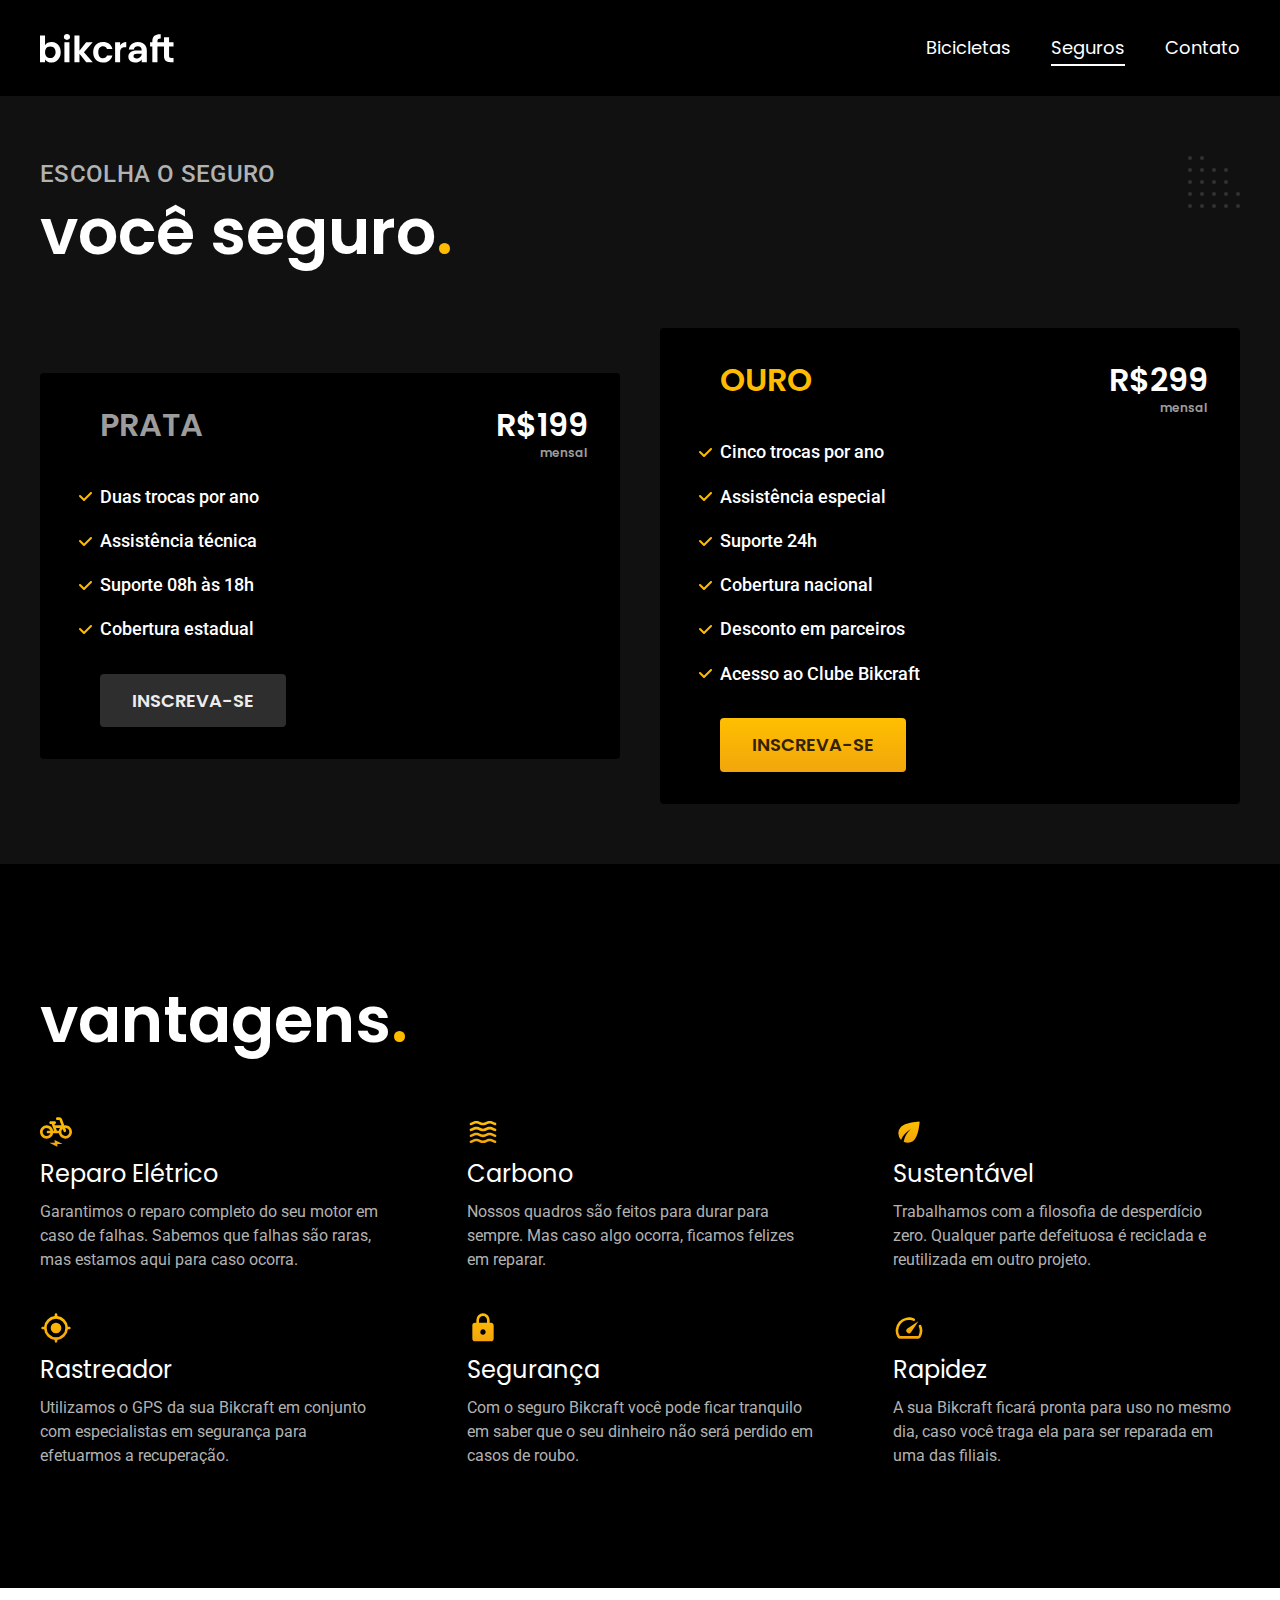
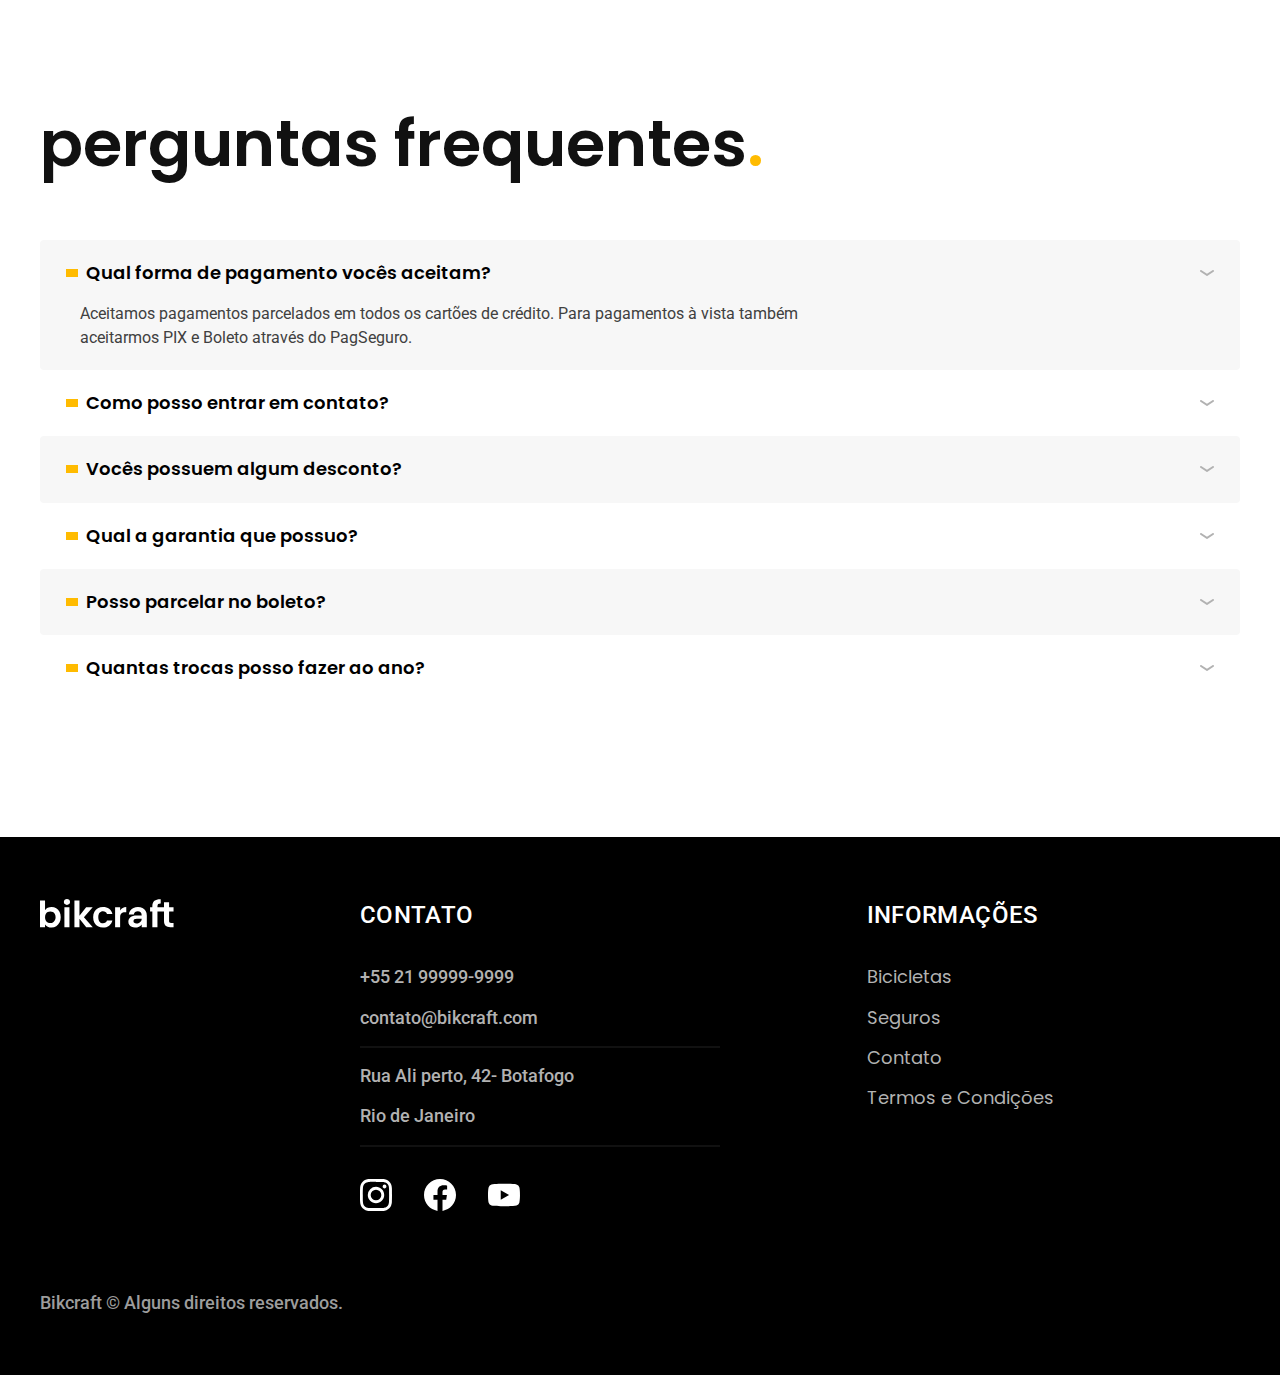
<file: seguros.html>
<!DOCTYPE html>
<html lang="pt-br">

<head>
  <meta charset="UTF-8">
  <meta http-equiv="X-UA-Compatible" content="IE=edge">
  <meta name="viewport" content="width=device-width, initial-scale=1.0">
  <title>seguros | Bikcraft</title>
  <meta name="description" content="Termos e Condições">

  <link rel="icon" href="./favicon.svg" type="image/svg+xml">
  <link rel="preload" href="./CSS/style.css" as="style">
  <link rel="stylesheet" href="./CSS/style.css">
  <script>document.documentElement.classList.add('js');</script>

  <link rel="preconnect" href="https://fonts.googleapis.com">
  <link rel="preconnect" href="https://fonts.gstatic.com" crossorigin>
  <link href="https://fonts.googleapis.com/css2?family=Merriweather:ital,wght@1,900&family=Poppins:wght@400;600&family=Roboto:wght@400;500&display=swap" rel="stylesheet">

</head>

<body id="seguros">
  <header class="header-bg">
    <div class="header container">
      <a href="./">
        <img src="./img/bikcraft.svg" alt="Bikcraft">
      </a>

      <nav aria-label="primaria">
        <ul class="header-menu font-1-m cor-0">
          <li><a href="./bicicletas.html">Bicicletas</a></li>
          <li><a href="./seguros.html">Seguros</a></li>
          <li><a href="./contato.html">Contato</a></li>
        </ul>
      </nav>
    </div>
  </header>


  <main class="seguros-bg">
    <div class="titulo-bg">
      <div class="titulo container">
        <p class="font-2-l-b cor-5">Escolha o seguro</p>
        <h1 class="font-1-xxl cor-0">você seguro<span class="cor-p1">.</span></h1>
      </div>
    </div>

    <div class="seguros container">
      <div class="seguros-item fadeInLeft" data-anime="200">
        <h3 class="font-1-xl cor-6">PRATA</h3>
        <span class="font-1-xl cor-0">R$199 <span class="font-1-xs cor-6">mensal</span></span>
        <ul class="font-2-m cor-0">
          <li>Duas trocas por ano</li>
          <li>Assistência técnica</li>
          <li>Suporte 08h às 18h</li>
          <li>Cobertura estadual</li>
        </ul>
        <a class="botao secundario" href="./orcamento.html?tipo=seguro&produto=prata">Inscreva-se</a>
      </div>

      <div class="seguros-item fadeInRight" data-anime="400">
        <h3 class="font-1-xl cor-p1">OURO</h3>
        <span class="font-1-xl cor-0">R$299 <span class="font-1-xs cor-6">mensal</span></span>
        <ul class="font-2-m cor-0">
          <li>Cinco trocas por ano</li>
          <li>Assistência especial</li>
          <li>Suporte 24h</li>
          <li>Cobertura nacional</li>
          <li>Desconto em parceiros</li>
          <li>Acesso ao Clube Bikcraft</li>
        </ul>
        <a class="botao" href="./orcamento.html?tipo=seguro&produto=ouro">Inscreva-se</a>
      </div>
    </div>

  </main>

  <article class="vantagens-bg">
    <div class="vantagens container">
      <h2 class="font-1-xxl cor-0">vantagens<span class="cor-p1">.</span></h2>
      <ul>
        <li>
          <img src="./img/icones/eletrica.svg" alt="">
          <h3 class="font-1-l cor-0">Reparo Elétrico</h3>
          <p class="font-2-s cor-5">Garantimos o reparo completo do seu motor em caso de falhas. Sabemos que falhas são raras, mas estamos aqui para caso ocorra.</p>
        </li>
        <li>
          <img src="./img/icones/carbono.svg" alt="">
          <h3 class="font-1-l cor-0">Carbono</h3>
          <p class="font-2-s cor-5">Nossos quadros são feitos para durar para sempre. Mas caso algo ocorra, ficamos felizes em reparar.</p>
        </li>
        <li>
          <img src="./img/icones/sustentavel.svg" alt="">
          <h3 class="font-1-l cor-0">Sustentável</h3>
          <p class="font-2-s cor-5">Trabalhamos com a filosofia de desperdício zero. Qualquer parte defeituosa é reciclada e reutilizada em outro projeto.</p>
        </li>
        <li>
          <img src="./img/icones/rastreador.svg" alt="">
          <h3 class="font-1-l cor-0">Rastreador</h3>
          <p class="font-2-s cor-5">Utilizamos o GPS da sua Bikcraft em conjunto com especialistas em segurança para efetuarmos a recuperação.</p>
        </li>
        <li>
          <img src="./img/icones/seguro.svg" alt="">
          <h3 class="font-1-l cor-0">Segurança</h3>
          <p class="font-2-s cor-5">Com o seguro Bikcraft você pode ficar tranquilo em saber que o seu dinheiro não será perdido em casos de roubo.</p>
        </li>
        <li>
          <img src="./img/icones/velocidade.svg" alt="">
          <h3 class="font-1-l cor-0">Rapidez</h3>
          <p class="font-2-s cor-5">A sua Bikcraft ficará pronta para uso no mesmo dia, caso você traga ela para ser reparada em uma das filiais.
          </p>
        </li>
      </ul>
    </div>
  </article>

  <article class="perguntas container">
    <h2 class="font-1-xxl">perguntas frequentes<span class="cor-p1">.</span></h2>

    <dl>
      <div>
        <dt><button class="font-1-m-b" aria-controls="pergunta1" aria-expanded="true"> Qual forma de pagamento vocês aceitam?</button></dt>
        <dd id="pergunta1" class="font-2-s cor-9 ativa">Aceitamos pagamentos parcelados em todos os cartões de crédito. Para pagamentos à vista também aceitarmos PIX e Boleto através do PagSeguro.</dd>
      </div>
      <div>
        <dt><button class="font-1-m-b" aria-controls="pergunta2" aria-expanded="true">Como posso entrar em contato?</button></dt>
        <dd id="pergunta2"class="font-2-s cor-9">Aceitamos pagamentos parcelados em todos os cartões de crédito. Para pagamentos à vista também aceitarmos PIX e Boleto através do PagSeguro.</dd>
      </div>
      <div>
        <dt ><button class="font-1-m-b" aria-controls="pergunta3" aria-expanded="true">Vocês possuem algum desconto?</button></dt>
        <dd id="pergunta3" class="font-2-s cor-9">Aceitamos pagamentos parcelados em todos os cartões de crédito. Para pagamentos à vista também aceitarmos PIX e Boleto através do PagSeguro.</dd>
      </div>
      <div>
        <dt ><button class="font-1-m-b" aria-controls="pergunta4" aria-expanded="true">Qual a garantia que possuo?</button></dt>
        <dd id="pergunta4" class="font-2-s cor-9">Aceitamos pagamentos parcelados em todos os cartões de crédito. Para pagamentos à vista também aceitarmos PIX e Boleto através do PagSeguro.</dd>
      </div>
      <div>
        <dt ><button class="font-1-m-b" aria-controls="pergunta5" aria-expanded="true">Posso parcelar no boleto?</button></dt>
        <dd id="pergunta5" class="font-2-s cor-9">Aceitamos pagamentos parcelados em todos os cartões de crédito. Para pagamentos à vista também aceitarmos PIX e Boleto através do PagSeguro.</dd>
      </div>
      <div>
        <dt ><button class="font-1-m-b" aria-controls="pergunta6" aria-expanded="true">Quantas trocas posso fazer ao ano?</button></dt>
        <dd id="pergunta6" class="font-2-s cor-9">Aceitamos pagamentos parcelados em todos os cartões de crédito. Para pagamentos à vista também aceitarmos PIX e Boleto através do PagSeguro.</dd>
      </div>
    </dl>

  </article>

  <footer class="footer-bg">
    <div class="footer container">
      <img src="./img/bikcraft.svg" alt="bikcraft">

      <div class="footer-contato">
        <h3 class="font-2-l-b cor-0">Contato</h3>
        <ul class="font-2-m cor-5">
          <li><a href="tel:+5521999999999">+55 21 99999-9999</a></li>
          <li><a href="mailto:contato@bikcraft.com">contato@bikcraft.com</a></li>
          <li>Rua Ali perto, 42- Botafogo</li>
          <li>Rio de Janeiro</li>
        </ul>
        <div class="footer-redes">
          <a href="./">
            <img src="./img/redes/instagram.svg" alt="">
          </a>
          <a href="./">
            <img src="./img/redes/facebook.svg" alt="">
          </a>
          <a href="./">
            <img src="./img/redes/youtube.svg" alt="">
          </a>
        </div>
      </div>
      <div class="footer-informacoes">
        <h3 class="font-2-l-b cor-0"> Informações</h3>
        <nav>
          <ul class="font-1-m cor-5">
            <li><a href="./bicicletas.html">Bicicletas</a></li>
            <li><a href="./seguros.html">Seguros</a></li>
            <li><a href="./contato.html">Contato</a></li>
            <li><a href="./termos.html">Termos e Condições</a></li>
          </ul>
        </nav>
      </div>
      <p class="footer-copy  font-2-m cor-6">Bikcraft © Alguns direitos reservados.</p>
    </div>

  </footer>
  <script src="./js/plugins/simple-anime.js"></script>
<script src="./js/script.js"></script>
</body>

</html>
</file>
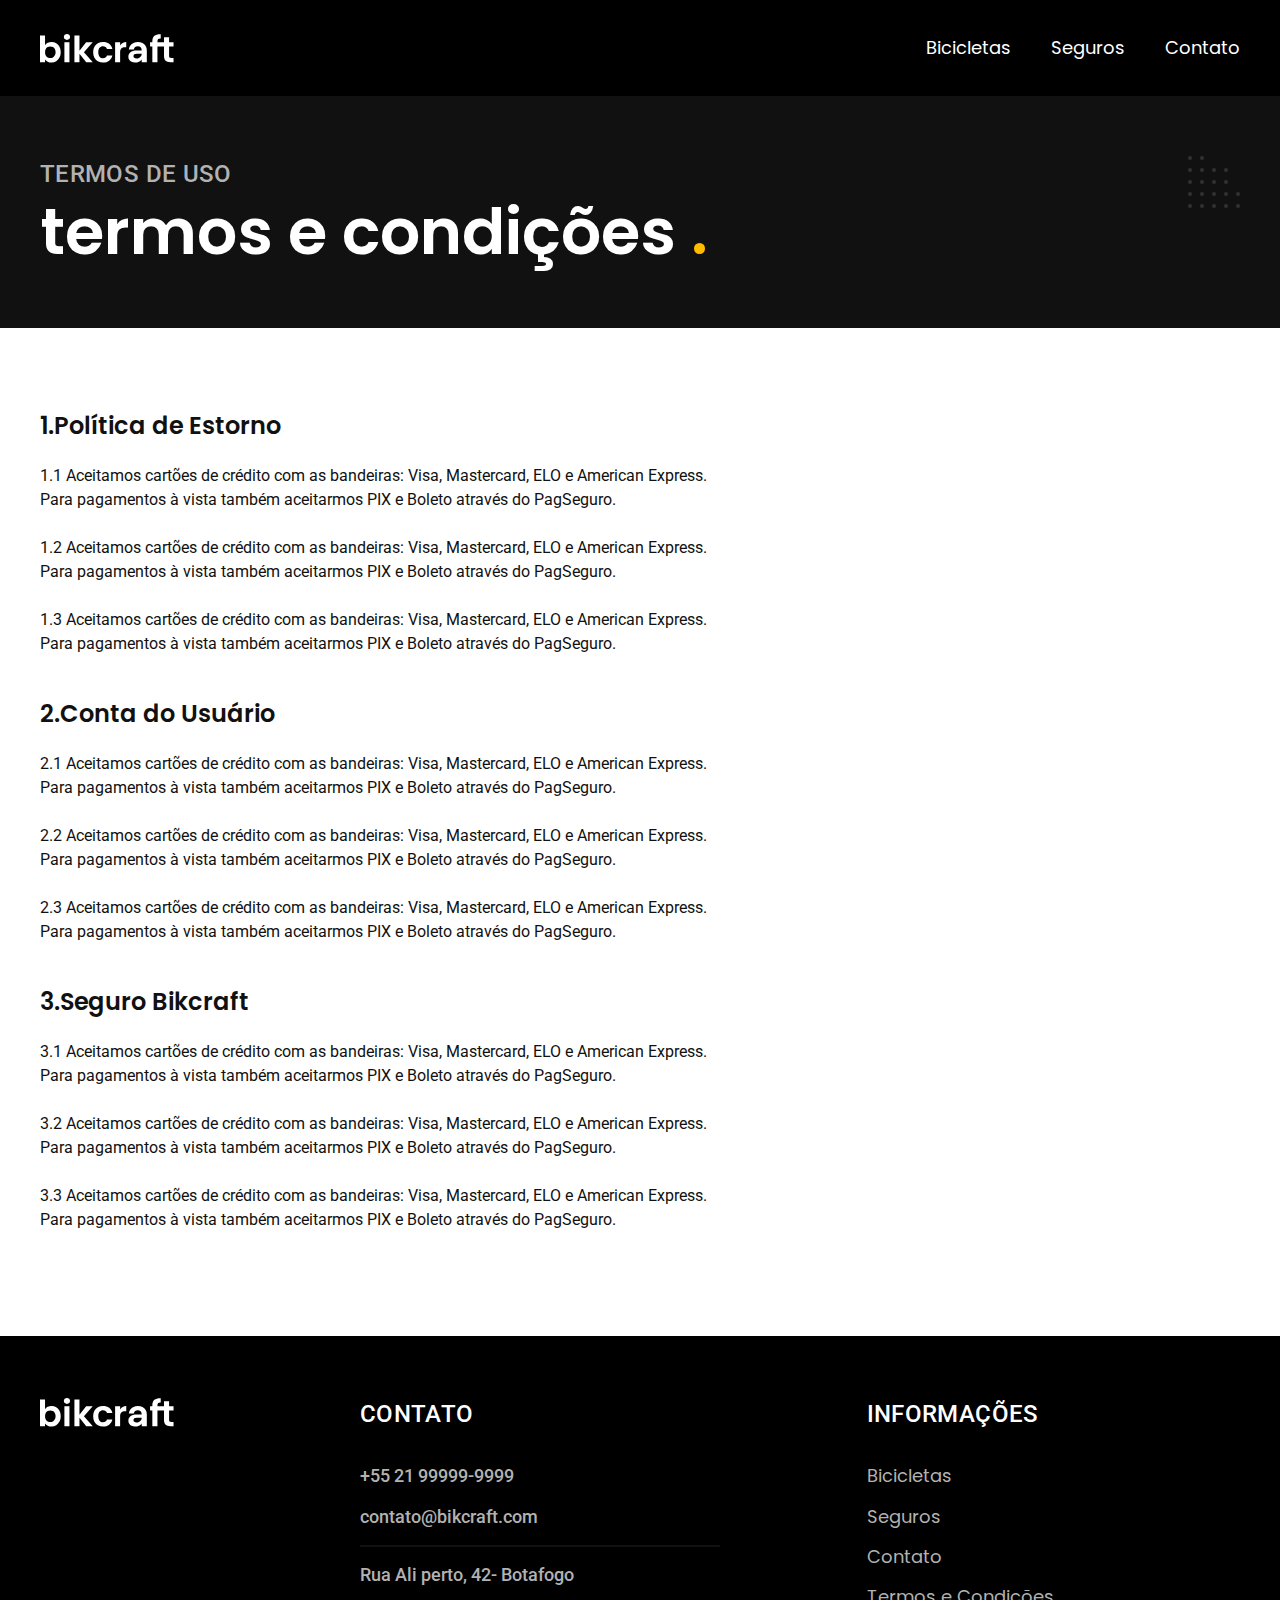
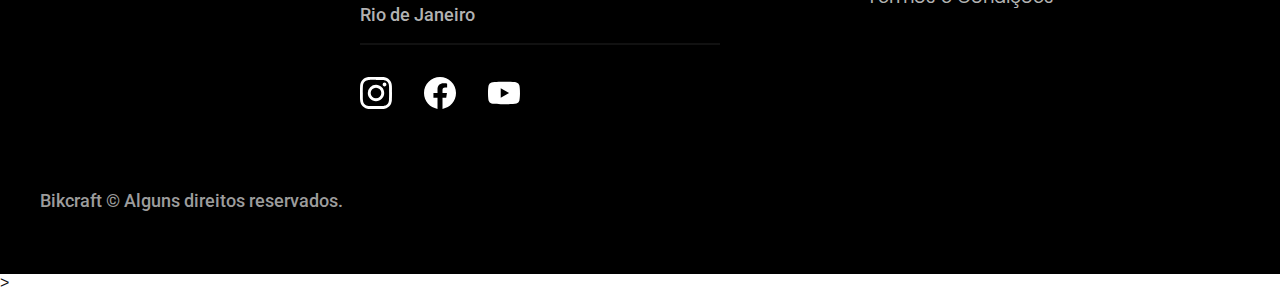
<file: termos.html>
<!DOCTYPE html>
<html lang="pt-br">

<head>
  <meta charset="UTF-8">
  <meta http-equiv="X-UA-Compatible" content="IE=edge">
  <meta name="viewport" content="width=device-width, initial-scale=1.0">
  <title>Termos e Condições | Bikcraft</title>
  <meta name="description" content="Termos e Condições">
  <link rel="icon" href="./favicon.svg" type="image/svg+xml">
  <link rel="preload" href="./CSS/style.css" as="style">
  <link rel="stylesheet" href="./CSS/style.css">
  <script>document.documentElement.classList.add('js');</script>

  <link rel="preconnect" href="https://fonts.googleapis.com">
  <link rel="preconnect" href="https://fonts.gstatic.com" crossorigin>
  <link href="https://fonts.googleapis.com/css2?family=Merriweather:ital,wght@1,900&family=Poppins:wght@400;600&family=Roboto:wght@400;500&display=swap" rel="stylesheet">
</head>

<body id="termos">
  <header class="header-bg">
    <div class="header container">
      <a href="./">
        <img src="./img/bikcraft.svg" alt="Bikcraft">
      </a>

      <nav aria-label="primaria">
        <ul class="header-menu font-1-m cor-0">
          <li><a href="./bicicletas.html">Bicicletas</a></li>
          <li><a href="./seguros.html">Seguros</a></li>
          <li><a href="./contato.html">Contato</a></li>
        </ul>
      </nav>
    </div>
  </header>
  <main>
    <div class="titulo-bg">
      <div class="titulo container">
        <p class="font-2-l-b cor-5">Termos de uso</p>
        <h1 class="font-1-xxl cor-0">termos e condições <span class="cor-p1">.</span></h1>
      </div>
    </div>

    <div class="termos font-2-s cor 10  container">
      <h2 class="font-1-l cor-11">1.Política de Estorno</h2>
      <p>1.1 Aceitamos cartões de crédito com as bandeiras: Visa, Mastercard, ELO e American Express. Para pagamentos à vista também aceitarmos PIX e Boleto através do PagSeguro.</p>
      <p>1.2 Aceitamos cartões de crédito com as bandeiras: Visa, Mastercard, ELO e American Express. Para pagamentos à vista também aceitarmos PIX e Boleto através do PagSeguro.</p>
      <p>1.3 Aceitamos cartões de crédito com as bandeiras: Visa, Mastercard, ELO e American Express. Para pagamentos à vista também aceitarmos PIX e Boleto através do PagSeguro.</p>

      <h2 class="font-1-l cor-11">2.Conta do Usuário</h2>
      <p>2.1 Aceitamos cartões de crédito com as bandeiras: Visa, Mastercard, ELO e American Express. Para pagamentos à vista também aceitarmos PIX e Boleto através do PagSeguro.</p>
      <p>2.2 Aceitamos cartões de crédito com as bandeiras: Visa, Mastercard, ELO e American Express. Para pagamentos à vista também aceitarmos PIX e Boleto através do PagSeguro.</p>
      <p>2.3 Aceitamos cartões de crédito com as bandeiras: Visa, Mastercard, ELO e American Express. Para pagamentos à vista também aceitarmos PIX e Boleto através do PagSeguro.</p>

      <h2 class="font-1-l cor-11">3.Seguro Bikcraft</h2>
      <p>3.1 Aceitamos cartões de crédito com as bandeiras: Visa, Mastercard, ELO e American Express. Para pagamentos à vista também aceitarmos PIX e Boleto através do PagSeguro.</p>
      <p>3.2 Aceitamos cartões de crédito com as bandeiras: Visa, Mastercard, ELO e American Express. Para pagamentos à vista também aceitarmos PIX e Boleto através do PagSeguro.</p>
      <p>3.3 Aceitamos cartões de crédito com as bandeiras: Visa, Mastercard, ELO e American Express. Para pagamentos à vista também aceitarmos PIX e Boleto através do PagSeguro.</p>
    </div>


  </main>

  <footer class="footer-bg">
    <div class="footer container">
      <img src="./img/bikcraft.svg" alt="bikcraft">

      <div class="footer-contato">
        <h3 class="font-2-l-b cor-0">Contato</h3>
        <ul class="font-2-m cor-5">
          <li><a href="tel:+5521999999999">+55 21 99999-9999</a></li>
          <li><a href="mailto:contato@bikcraft.com">contato@bikcraft.com</a></li>
          <li>Rua Ali perto, 42- Botafogo</li>
          <li>Rio de Janeiro</li>
        </ul>
        <div class="footer-redes">
          <a href="./">
            <img src="./img/redes/instagram.svg" alt="">
          </a>
          <a href="./">
            <img src="./img/redes/facebook.svg" alt="">
          </a>
          <a href="./">
            <img src="./img/redes/youtube.svg" alt="">
          </a>
        </div>
      </div>
      <div class="footer-informacoes">
        <h3 class="font-2-l-b cor-0"> Informações</h3>
        <nav>
          <ul class="font-1-m cor-5">
            <li><a href="./bicicletas.html">Bicicletas</a></li>
            <li><a href="./seguros.html">Seguros</a></li>
            <li><a href="./contato.html">Contato</a></li>
            <li><a href="./termos.html">Termos e Condições</a></li>
          </ul>
        </nav>
      </div>
      <p class="footer-copy  font-2-m cor-6">Bikcraft © Alguns direitos reservados.</p>
    </div>

  </footer>
<script src="./js/script.js"></script>
</body>>

</html>
</file>
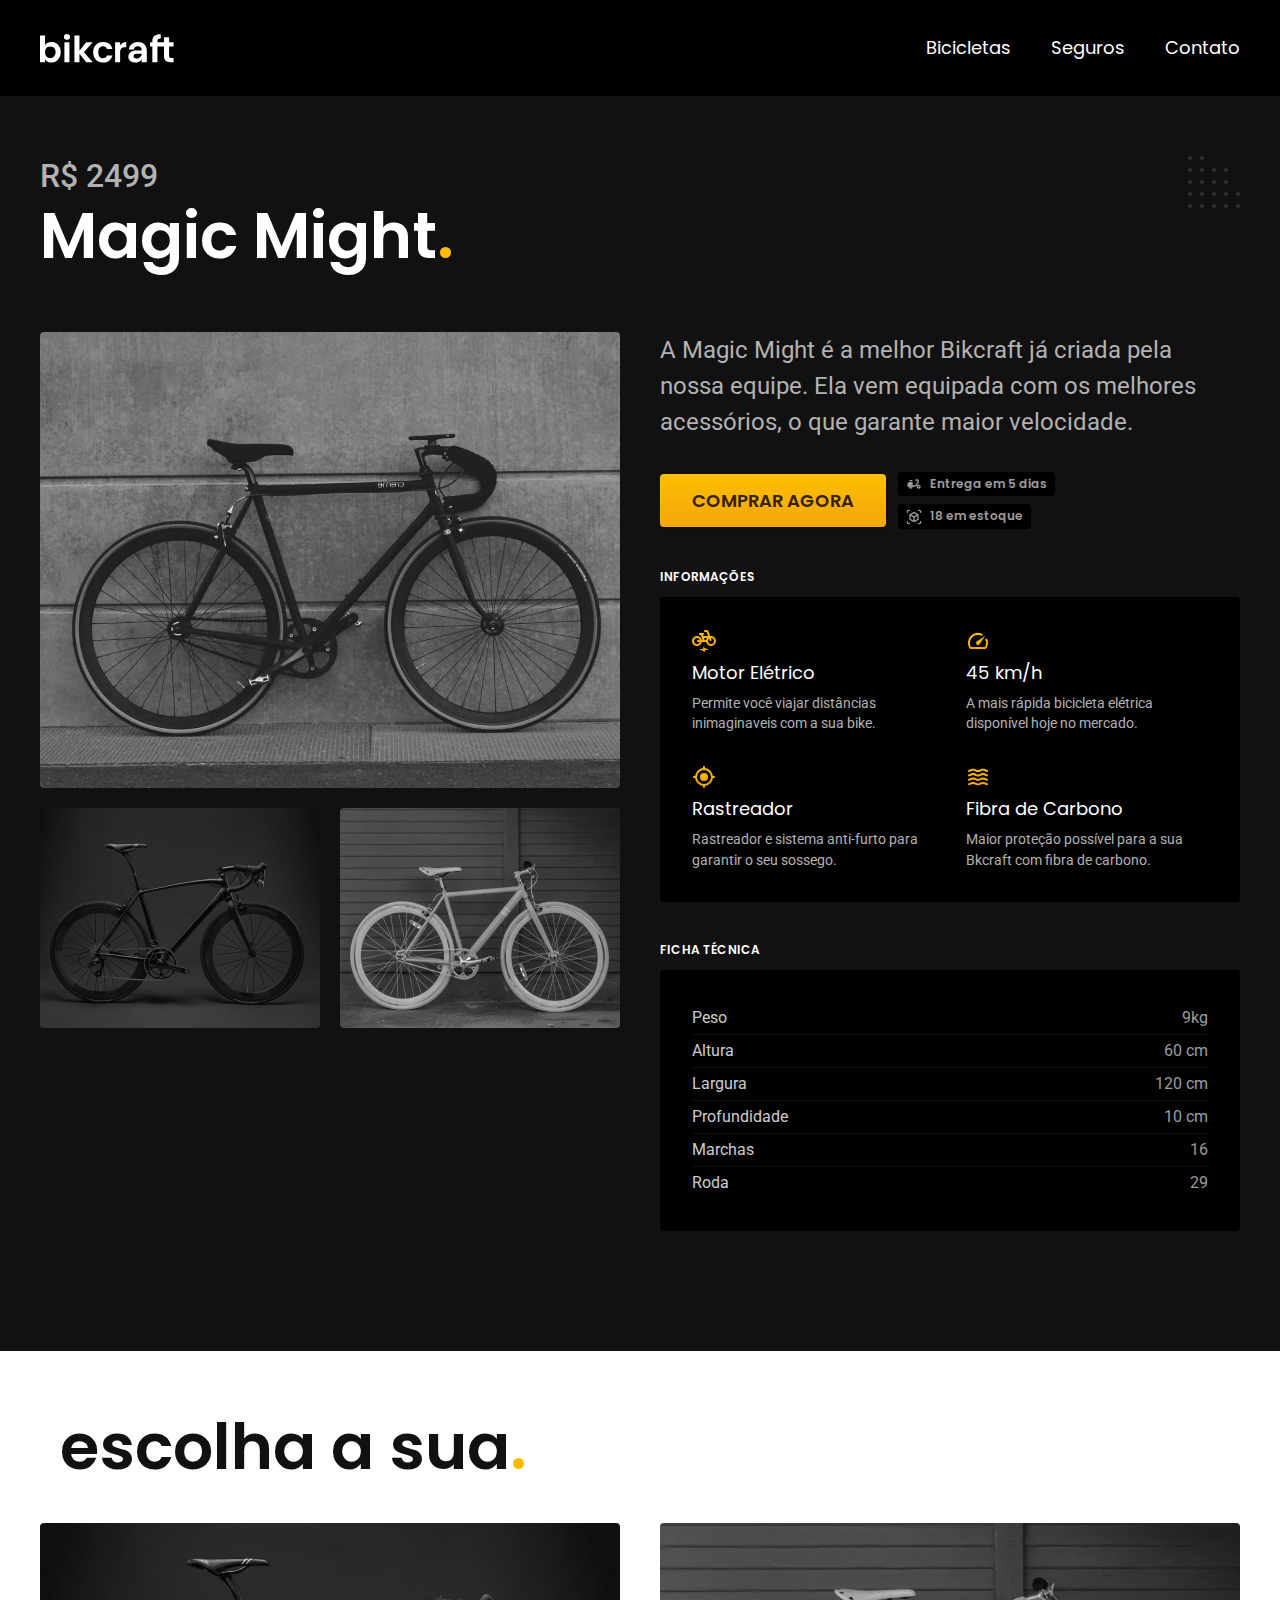
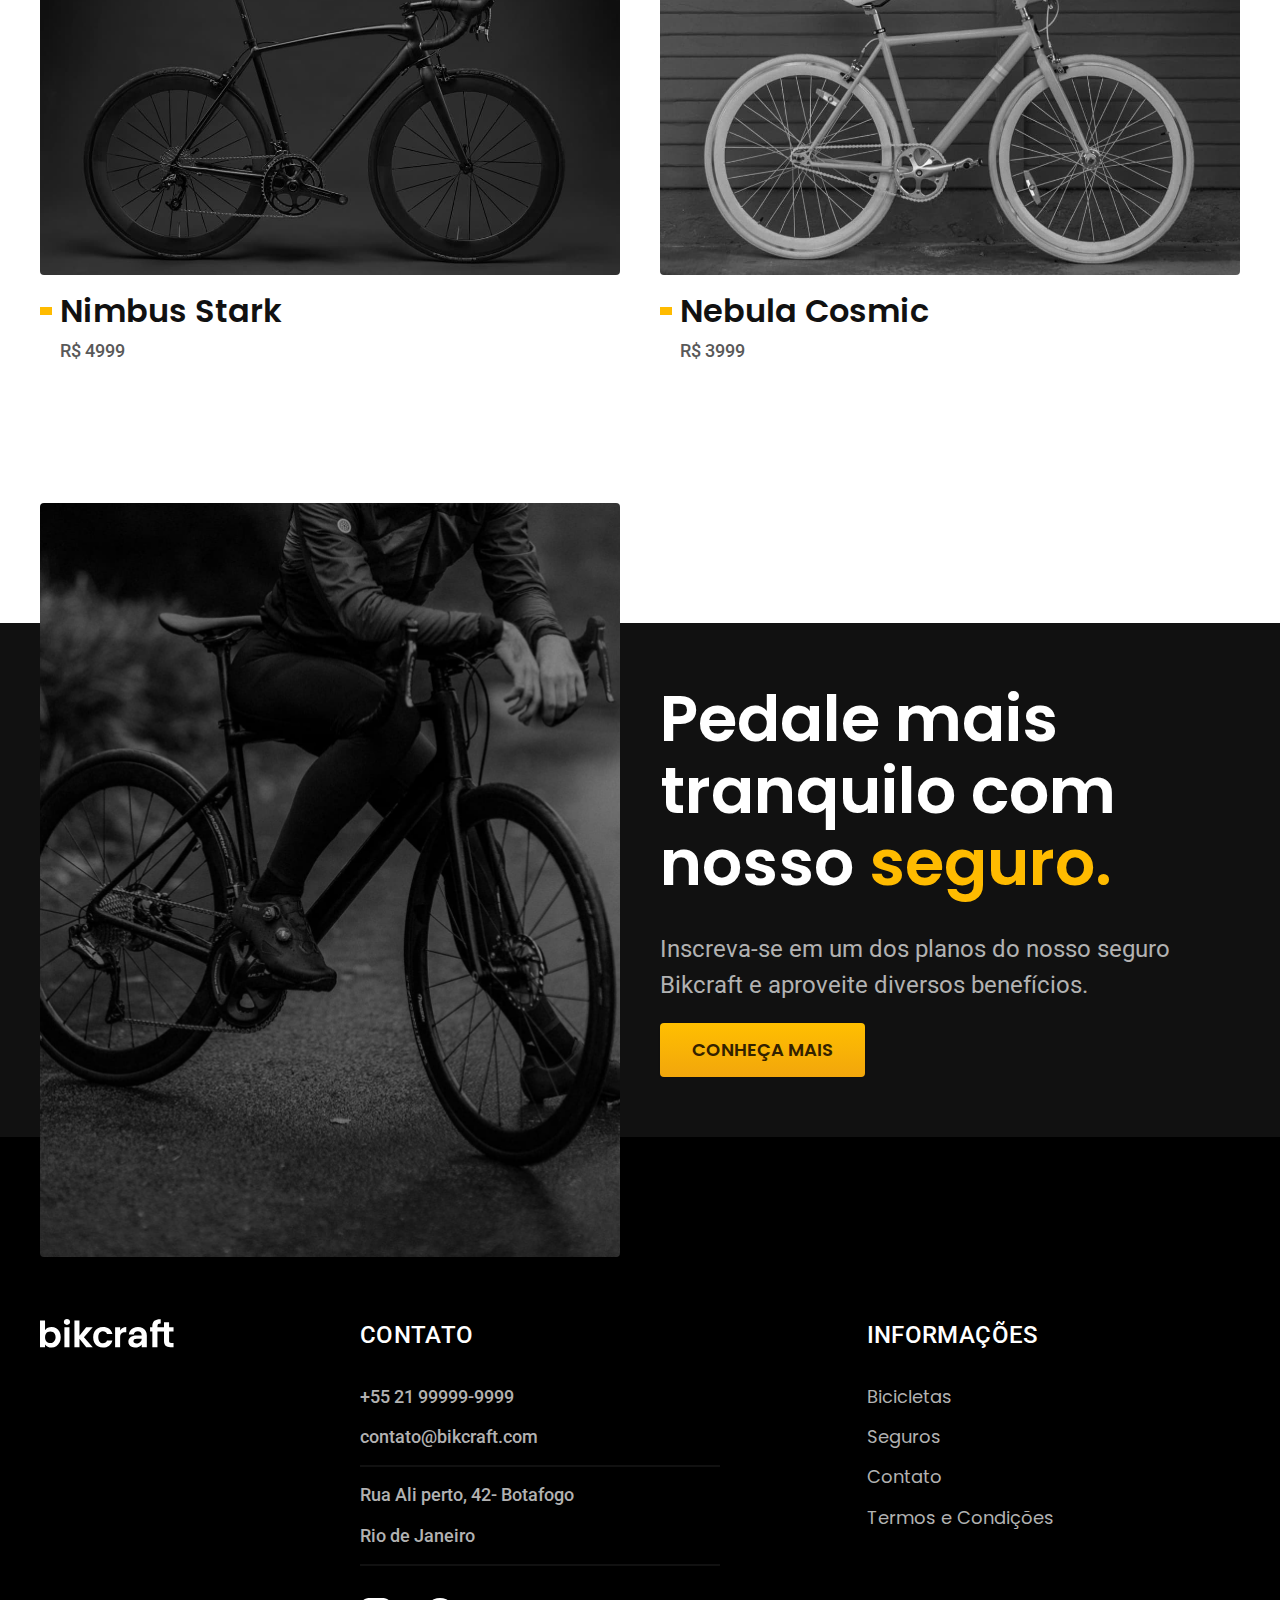
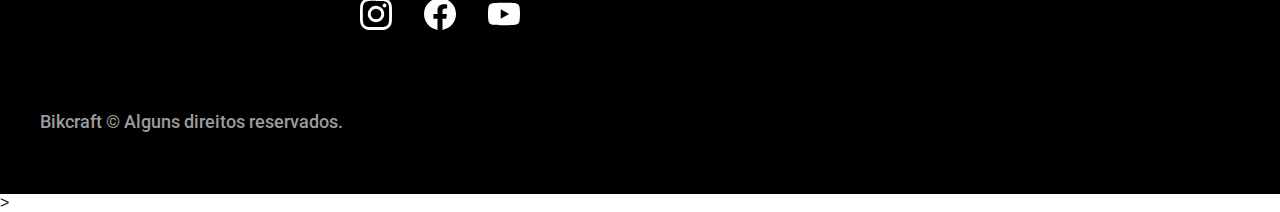
<file: bicicletas/magic.html>
<!DOCTYPE html>
<html lang="pt-br">

<head>
  <meta charset="UTF-8">
  <meta http-equiv="X-UA-Compatible" content="IE=edge">
  <meta name="viewport" content="width=device-width, initial-scale=1.0">
  <title>Magic | Bikcraft</title>
  <meta name="description" content="Magic">

  <link rel="icon" href="../favicon.svg" type="image/svg+xml">
  <link rel="preload" href="../CSS/style.css">
  <link rel="stylesheet" href="../CSS/style.css">
  <script>document.documentElement.classList.add('js');</script>

  <link rel="preconnect" href="https://fonts.googleapis.com">
  <link rel="preconnect" href="https://fonts.gstatic.com" crossorigin>
  <link href="https://fonts.googleapis.com/css2?family=Merriweather:ital,wght@1,900&family=Poppins:wght@400;600&family=Roboto:wght@400;500&display=swap" rel="stylesheet">

</head>

<body id="bicicleta">
  <header class="header-bg">
    <div class="header container">
      <a href="./">
        <img src="../img/bikcraft.svg" alt="Bikcraft">
      </a>

      <nav aria-label="primaria">
        <ul class="header-menu font-1-m cor-0">
          <li><a href="../bicicletas.html">Bicicletas</a></li>
          <li><a href="../seguros.html">Seguros</a></li>
          <li><a href="../contato.html">Contato</a></li>
        </ul>
      </nav>
    </div>
  </header>
  <main class="titulo-bg">
    <div class="titulo container">
      <p class="font-2-xl cor-5">R$ 2499</p>
      <h1 class="font-1-xxl cor-0">Magic Might<span class="cor-p1">.</span></h1>
    </div>
    <div class="bicicleta container">
      <div class="bicicleta-imagens">
        <img src="../img/bicicleta/nimbus2.jpg" alt="Bicicleta 1">
        <img src="../img/bicicleta/nimbus1.jpg" alt="Bicicleta 2">
        <img src="../img/bicicleta/nimbus3.jpg" alt="Bicicleta 3">
      </div>

      <div class="bicicleta-conteudo">
        <p class="font-2-l cor-5">A Magic Might é a melhor Bikcraft já criada pela nossa equipe. Ela vem equipada com os melhores acessórios, o que garante maior velocidade.</p>
        <div class="bicicleta-comprar">
          <a class="botao" href="../orcamento.html?tipo=bikcraft&produto=magic">Comprar Agora</a>
          <span class="font-1-xs cor-6"> <img src="../img/icones/entrega.svg" alt=""> Entrega em 5 dias</span>
          <span class="font-1-xs cor-6"> <img src="../img/icones/estoque.svg" alt=""> 18 em estoque</span>
        </div>

        <h2 class="font-1-xs cor-0">Informações</h2>
        <ul class="bicicleta-informacoes">
          <li>
            <img src="../img/icones/eletrica.svg" alt="">
            <h3 class="font-1-m cor-0">Motor Elétrico</h3>
            <p class="font-2-xs cor-5">Permite você viajar distâncias inimaginaveis com a sua bike.</p>
          </li>

          <li>
            <img src="../img/icones/velocidade.svg" alt="">
            <h3 class="font-1-m cor-0">45 km/h</h3>
            <p class="font-2-xs cor-5">A mais rápida bicicleta elétrica disponível hoje no mercado.</p>
          </li>

          <li>
            <img src="../img/icones/rastreador.svg" alt="">
            <h3 class="font-1-m cor-0">Rastreador</h3>
            <p class="font-2-xs cor-5">Rastreador e sistema anti-furto para garantir o seu sossego.</p>
          </li>

          <li>
            <img src="../img/icones/carbono.svg" alt="">
            <h3 class="font-1-m cor-0">Fibra de Carbono</h3>
            <p class="font-2-xs cor-5">Maior proteção possível para a sua Bkcraft com fibra de carbono.</p>
          </li>
        </ul>
        <h2 class="font-1-xs cor-0">Ficha Técnica</h2>
        <ul class="bicicleta-ficha font-2-s cor-4">
          <li>Peso <span>9kg</span></li>
          <li>Altura<span>60 cm</span></li>
          <li>Largura <span>120 cm</span></li>
          <li>Profundidade <span>10 cm</span></li>
          <li>Marchas <span>16</span></li>
          <li>Roda <span>29</span></li>
        </ul>
      </div>
    </div>
  </main>

  <article class="bicicletas-lista container">
    <h2 class="container font-1-xxl">escolha a sua<span class="cor-p1">.</span></h2>
    <ul>
      <li>
        <a href="./nimbus.html">
          <img src="../img/bicicletas/nimbus.jpg" alt="Bicicletas preta">
          <h3 class="font-1-xl">Nimbus Stark</h3>
          <span class="font-2-m cor-8">R$ 4999</span>
        </a>
      </li>

      <li>
        <a href="./nebula.html">
          <img src="../img/bicicletas/nebula.jpg" alt="Bicicletas preta">
          <h3 class="font-1-xl">Nebula Cosmic</h3>
          <span class="font-2-m cor-8">R$ 3999</span>
        </a>
      </li>
    </ul>
  </article>

  <article class="seguro-bg">
    <div class="seguro container">
      <div class="seguro-imagem">
        <img src="../img/fotos/seguros.jpg" alt="pessoa parada em cima de uma bicicleta">
      </div>
      <div class="seguro-conteudo">
        <h2 class="font-1-xxl cor-0">Pedale mais tranquilo com nosso <span class="cor-p1">seguro.</span></h2>
        <p class="font-2-l cor-5">Inscreva-se em um dos planos do nosso seguro Bikcraft e aproveite diversos benefícios.</p>
        <a class="botao" href="../seguros.html">Conheça Mais</a>
      </div>
    </div>
  </article>


  <footer class="footer-bg">
    <div class="footer container">
      <img src="../img/bikcraft.svg" alt="bikcraft">

      <div class="footer-contato">
        <h3 class="font-2-l-b cor-0">Contato</h3>
        <ul class="font-2-m cor-5">
          <li><a href="tel:+5521999999999">+55 21 99999-9999</a></li>
          <li><a href="mailto:contato@bikcraft.com">contato@bikcraft.com</a></li>
          <li>Rua Ali perto, 42- Botafogo</li>
          <li>Rio de Janeiro</li>
        </ul>
        <div class="footer-redes">
          <a href="./">
            <img src="../img/redes/instagram.svg" alt="">
          </a>
          <a href="./">
            <img src="../img/redes/facebook.svg" alt="">
          </a>
          <a href="./">
            <img src="../img/redes/youtube.svg" alt="">
          </a>
        </div>
      </div>
      <div class="footer-informacoes">
        <h3 class="font-2-l-b cor-0"> Informações</h3>
        <nav>
          <ul class="font-1-m cor-5">
            <li><a href="../bicicletas.html">Bicicletas</a></li>
            <li><a href="../seguros.html">Seguros</a></li>
            <li><a href="../contato.html">Contato</a></li>
            <li><a href="../termos.html">Termos e Condições</a></li>
          </ul>
        </nav>
      </div>
      <p class="footer-copy  font-2-m cor-6">Bikcraft © Alguns direitos reservados.</p>
    </div>

  </footer>
 <script src="../js/script.js"></script>
</body>>

</html>
</file>
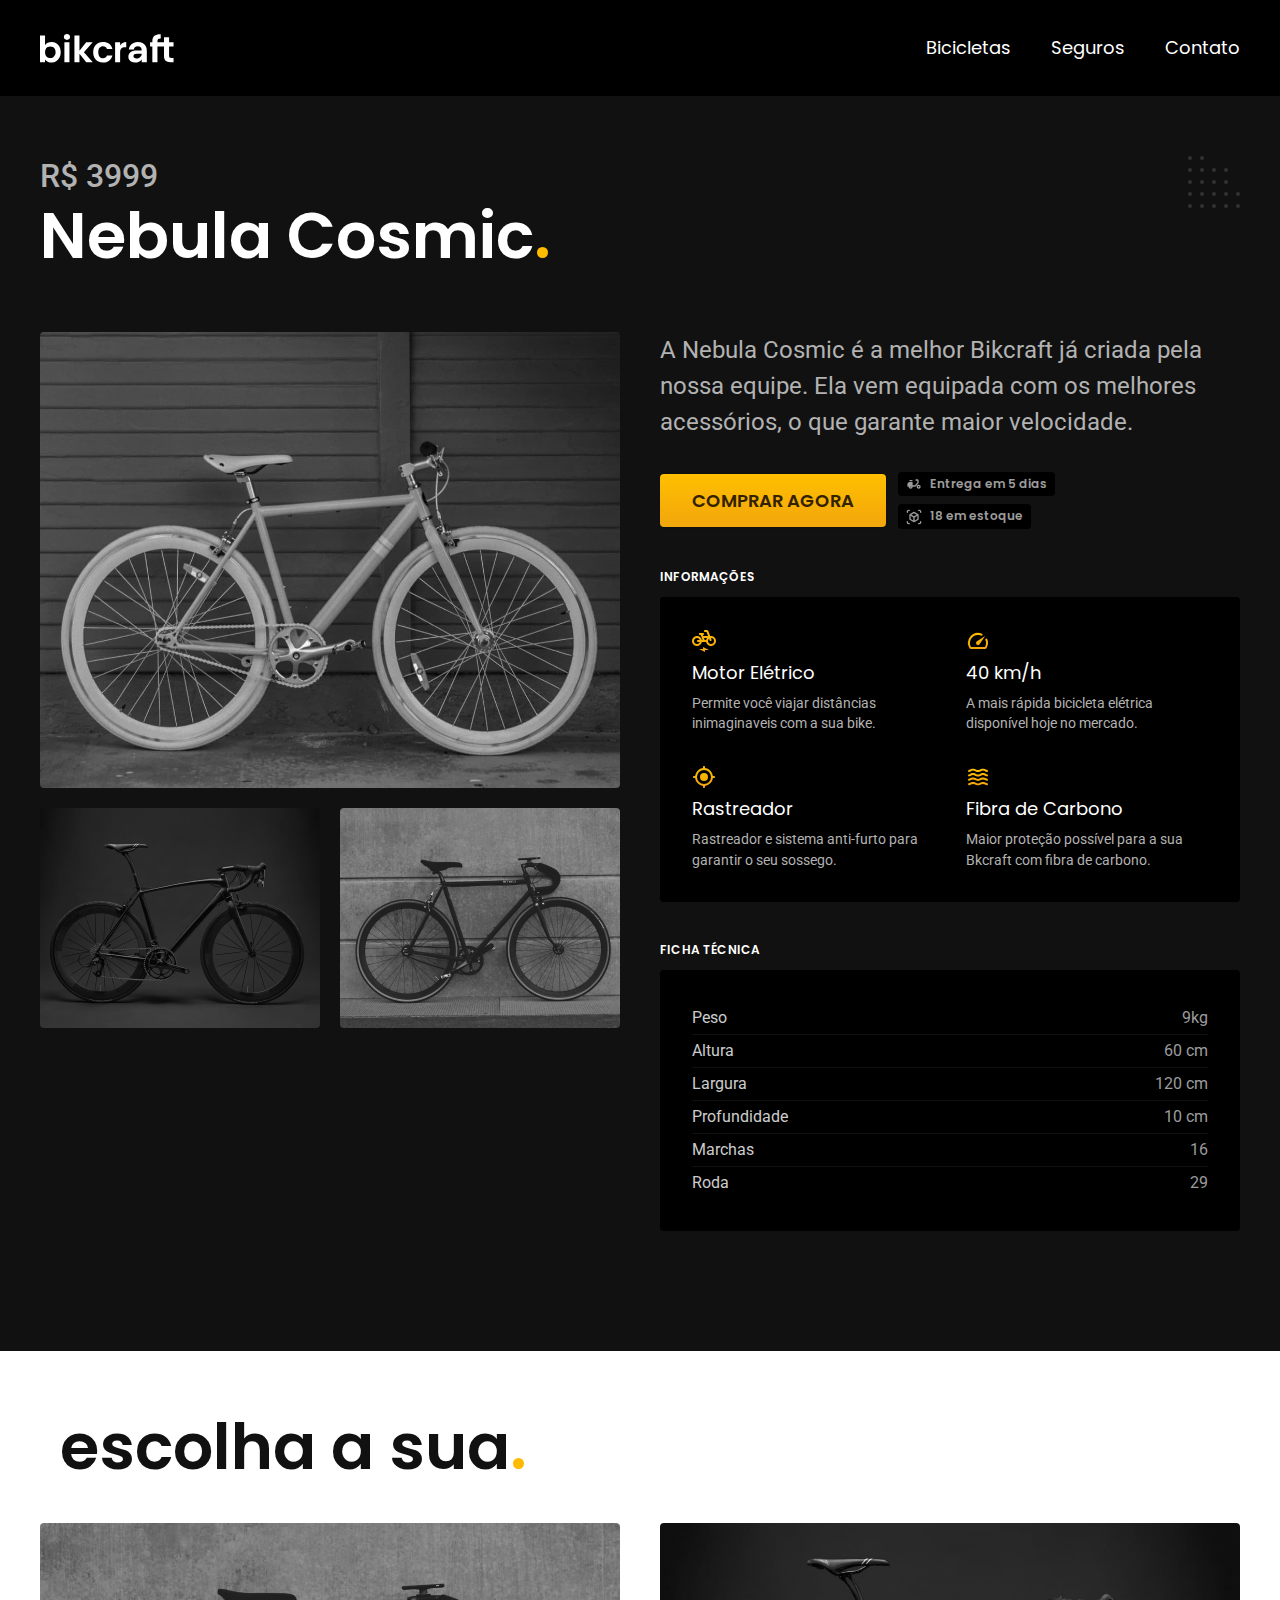
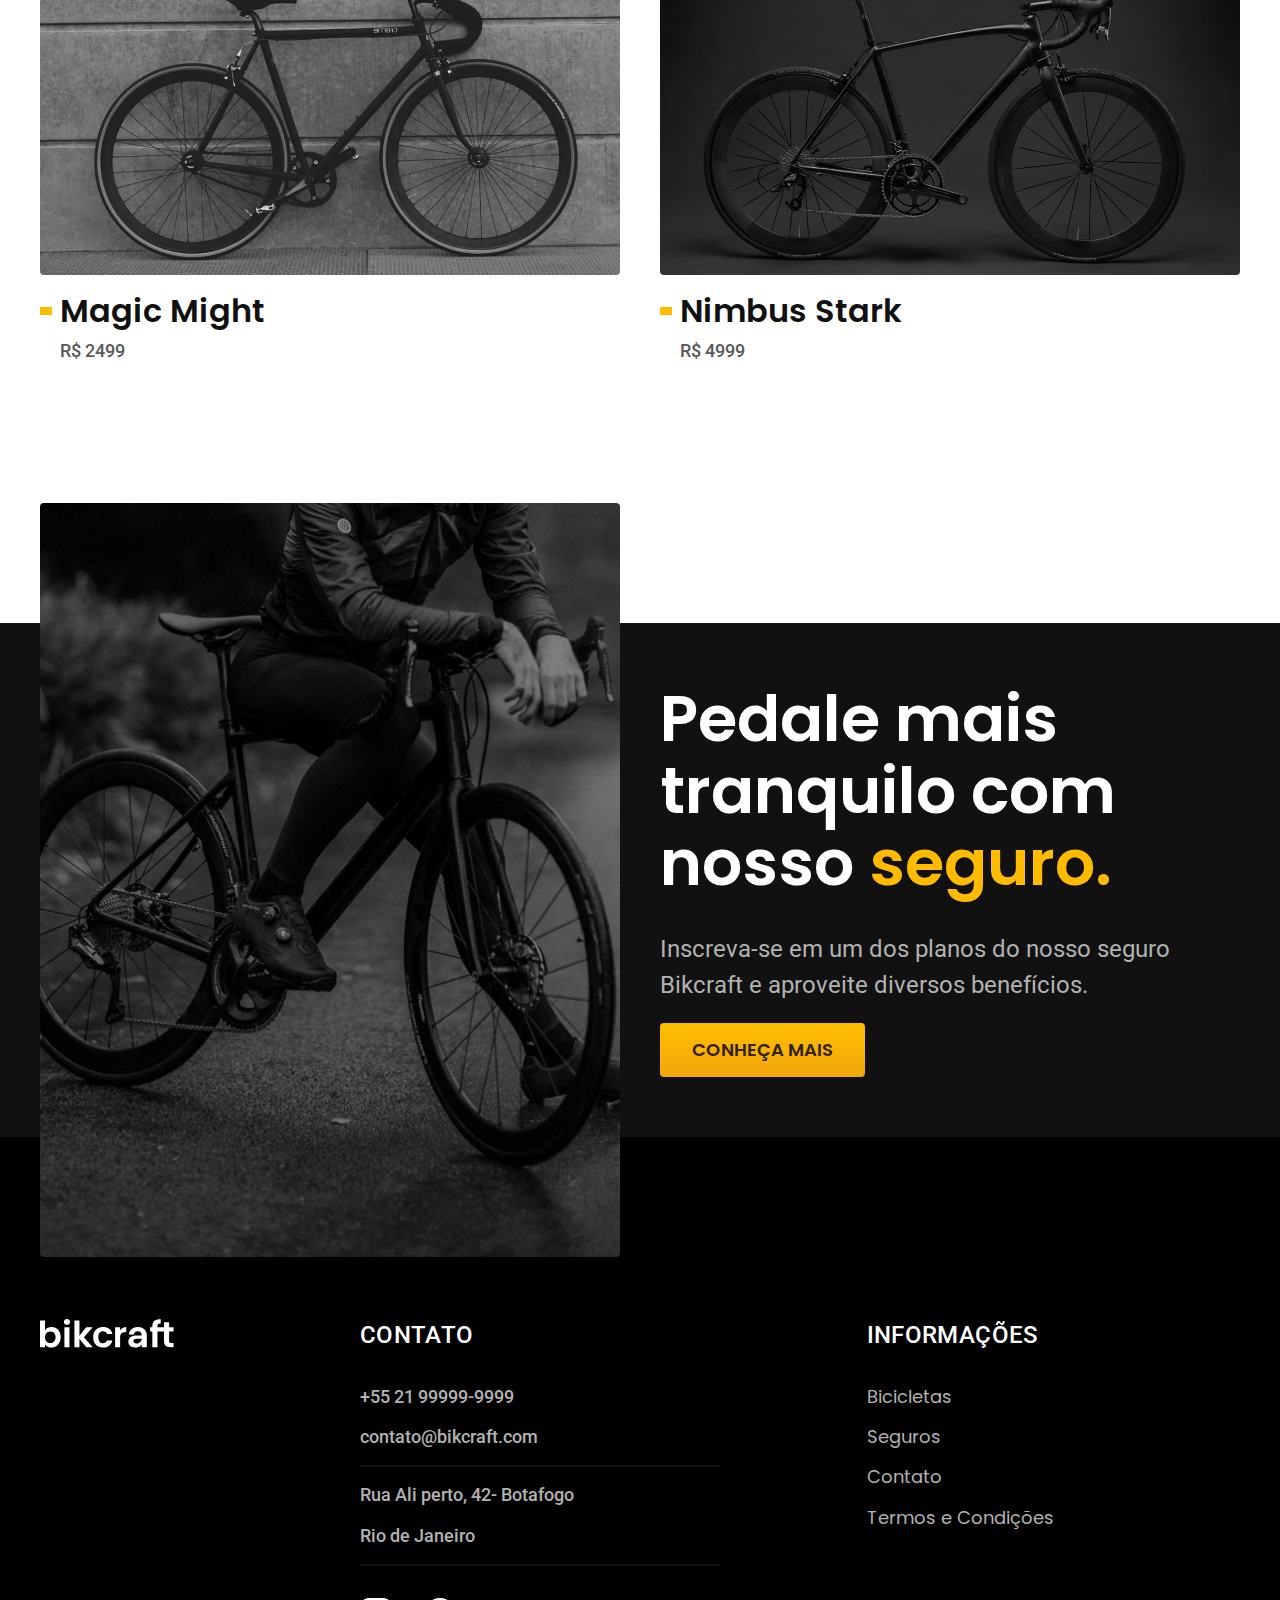
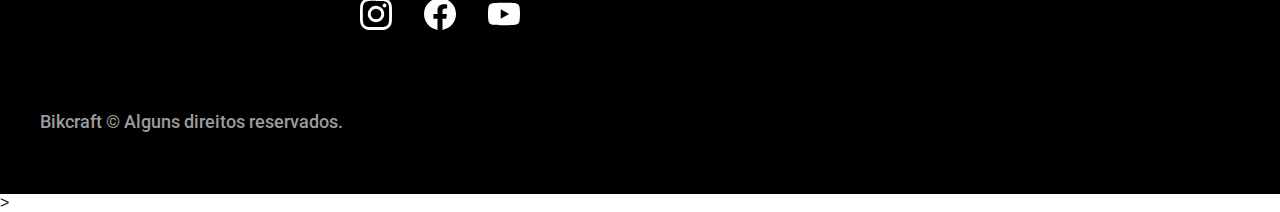
<file: bicicletas/nebula.html>
<!DOCTYPE html>
<html lang="pt-br">

<head>
  <meta charset="UTF-8">
  <meta http-equiv="X-UA-Compatible" content="IE=edge">
  <meta name="viewport" content="width=device-width, initial-scale=1.0">
  <title>Nebula | Bikcraft</title>
  <meta name="description" content="Nebula">

  <link rel="icon" href="../favicon.svg" type="image/svg+xml">
  <link rel="stylesheet" href="../CSS/style.css">
  <link rel="preconnect" href="https://fonts.googleapis.com">
  <link rel="preconnect" href="https://fonts.gstatic.com" crossorigin>
  <link href="https://fonts.googleapis.com/css2?family=Merriweather:ital,wght@1,900&family=Poppins:wght@400;600&family=Roboto:wght@400;500&display=swap" rel="stylesheet">
<script>document.documentElement.classList.add('js');</script>
</head>

<body id="bicicleta">
  <header class="header-bg">
    <div class="header container">
      <a href="./">
        <img src="../img/bikcraft.svg" alt="Bikcraft">
      </a>

      <nav aria-label="primaria">
        <ul class="header-menu font-1-m cor-0">
          <li><a href="../bicicletas.html">Bicicletas</a></li>
          <li><a href="../seguros.html">Seguros</a></li>
          <li><a href="../contato.html">Contato</a></li>
        </ul>
      </nav>
    </div>
  </header>
  <main class="titulo-bg">
    <div class="titulo container">
      <p class="font-2-xl cor-5">R$ 3999</p>
      <h1 class="font-1-xxl cor-0">Nebula Cosmic<span class="cor-p1">.</span></h1>
    </div>
    <div class="bicicleta container">
      <div class="bicicleta-imagens">
        <img src="../img/bicicleta/nimbus3.jpg" alt="Bicicleta 1">
        <img src="../img/bicicleta/nimbus1.jpg" alt="Bicicleta 2">
        <img src="../img/bicicleta/nimbus2.jpg" alt="Bicicleta 3">
      </div>

      <div class="bicicleta-conteudo">
        <p class="font-2-l cor-5">A Nebula Cosmic é a melhor Bikcraft já criada pela nossa equipe. Ela vem equipada com os melhores acessórios, o que garante maior velocidade.</p>
        <div class="bicicleta-comprar">
          <a class="botao" href="../orcamento.html?tipo=bikcraft&produto=nebula">Comprar Agora</a>
          <span class="font-1-xs cor-6"> <img src="../img/icones/entrega.svg" alt=""> Entrega em 5 dias</span>
          <span class="font-1-xs cor-6"> <img src="../img/icones/estoque.svg" alt=""> 18 em estoque</span>
        </div>

        <h2 class="font-1-xs cor-0">Informações</h2>
        <ul class="bicicleta-informacoes">
          <li>
            <img src="../img/icones/eletrica.svg" alt="">
            <h3 class="font-1-m cor-0">Motor Elétrico</h3>
            <p class="font-2-xs cor-5">Permite você viajar distâncias inimaginaveis com a sua bike.</p>
          </li>

          <li>
            <img src="../img/icones/velocidade.svg" alt="">
            <h3 class="font-1-m cor-0">40 km/h</h3>
            <p class="font-2-xs cor-5">A mais rápida bicicleta elétrica disponível hoje no mercado.</p>
          </li>

          <li>
            <img src="../img/icones/rastreador.svg" alt="">
            <h3 class="font-1-m cor-0">Rastreador</h3>
            <p class="font-2-xs cor-5">Rastreador e sistema anti-furto para garantir o seu sossego.</p>
          </li>

          <li>
            <img src="../img/icones/carbono.svg" alt="">
            <h3 class="font-1-m cor-0">Fibra de Carbono</h3>
            <p class="font-2-xs cor-5">Maior proteção possível para a sua Bkcraft com fibra de carbono.</p>
          </li>
        </ul>
        <h2 class="font-1-xs cor-0">Ficha Técnica</h2>
        <ul class="bicicleta-ficha font-2-s cor-4">
          <li>Peso <span>9kg</span></li>
          <li>Altura<span>60 cm</span></li>
          <li>Largura <span>120 cm</span></li>
          <li>Profundidade <span>10 cm</span></li>
          <li>Marchas <span>16</span></li>
          <li>Roda <span>29</span></li>
        </ul>
      </div>
    </div>
  </main>

  <article class="bicicletas-lista container">
    <h2 class="container font-1-xxl">escolha a sua<span class="cor-p1">.</span></h2>
    <ul>
      <li>
        <a href="./magic.html">
          <img src="../img/bicicletas/magic.jpg" alt="Bicicletas preta">
          <h3 class="font-1-xl">Magic Might</h3>
          <span class="font-2-m cor-8">R$ 2499</span>
        </a>
      </li>

      <li>
        <a href="./nimbus.html">
          <img src="../img/bicicletas/nimbus.jpg" alt="Bicicletas preta">
          <h3 class="font-1-xl">Nimbus Stark</h3>
          <span class="font-2-m cor-8">R$ 4999</span>
        </a>
      </li>
    </ul>
  </article>

  <article class="seguro-bg">
    <div class="seguro container">
      <div class="seguro-imagem">
        <img src="../img/fotos/seguros.jpg" alt="pessoa parada em cima de uma bicicleta">
      </div>
      <div class="seguro-conteudo">
        <h2 class="font-1-xxl cor-0">Pedale mais tranquilo com nosso <span class="cor-p1">seguro.</span></h2>
        <p class="font-2-l cor-5">Inscreva-se em um dos planos do nosso seguro Bikcraft e aproveite diversos benefícios.</p>
        <a class="botao" href="../seguros.html">Conheça Mais</a>
      </div>
    </div>
  </article>


  <footer class="footer-bg">
    <div class="footer container">
      <img src="../img/bikcraft.svg" alt="bikcraft">

      <div class="footer-contato">
        <h3 class="font-2-l-b cor-0">Contato</h3>
        <ul class="font-2-m cor-5">
          <li><a href="tel:+5521999999999">+55 21 99999-9999</a></li>
          <li><a href="mailto:contato@bikcraft.com">contato@bikcraft.com</a></li>
          <li>Rua Ali perto, 42- Botafogo</li>
          <li>Rio de Janeiro</li>
        </ul>
        <div class="footer-redes">
          <a href="./">
            <img src="../img/redes/instagram.svg" alt="">
          </a>
          <a href="./">
            <img src="../img/redes/facebook.svg" alt="">
          </a>
          <a href="./">
            <img src="../img/redes/youtube.svg" alt="">
          </a>
        </div>
      </div>
      <div class="footer-informacoes">
        <h3 class="font-2-l-b cor-0"> Informações</h3>
        <nav>
          <ul class="font-1-m cor-5">
            <li><a href="../bicicletas.html">Bicicletas</a></li>
            <li><a href="../seguros.html">Seguros</a></li>
            <li><a href="../contato.html">Contato</a></li>
            <li><a href="../termos.html">Termos e Condições</a></li>
          </ul>
        </nav>
      </div>
      <p class="footer-copy  font-2-m cor-6">Bikcraft © Alguns direitos reservados.</p>
    </div>

  </footer>
 <script src="../js/script.js"></script>
</body>>

</html>
</file>
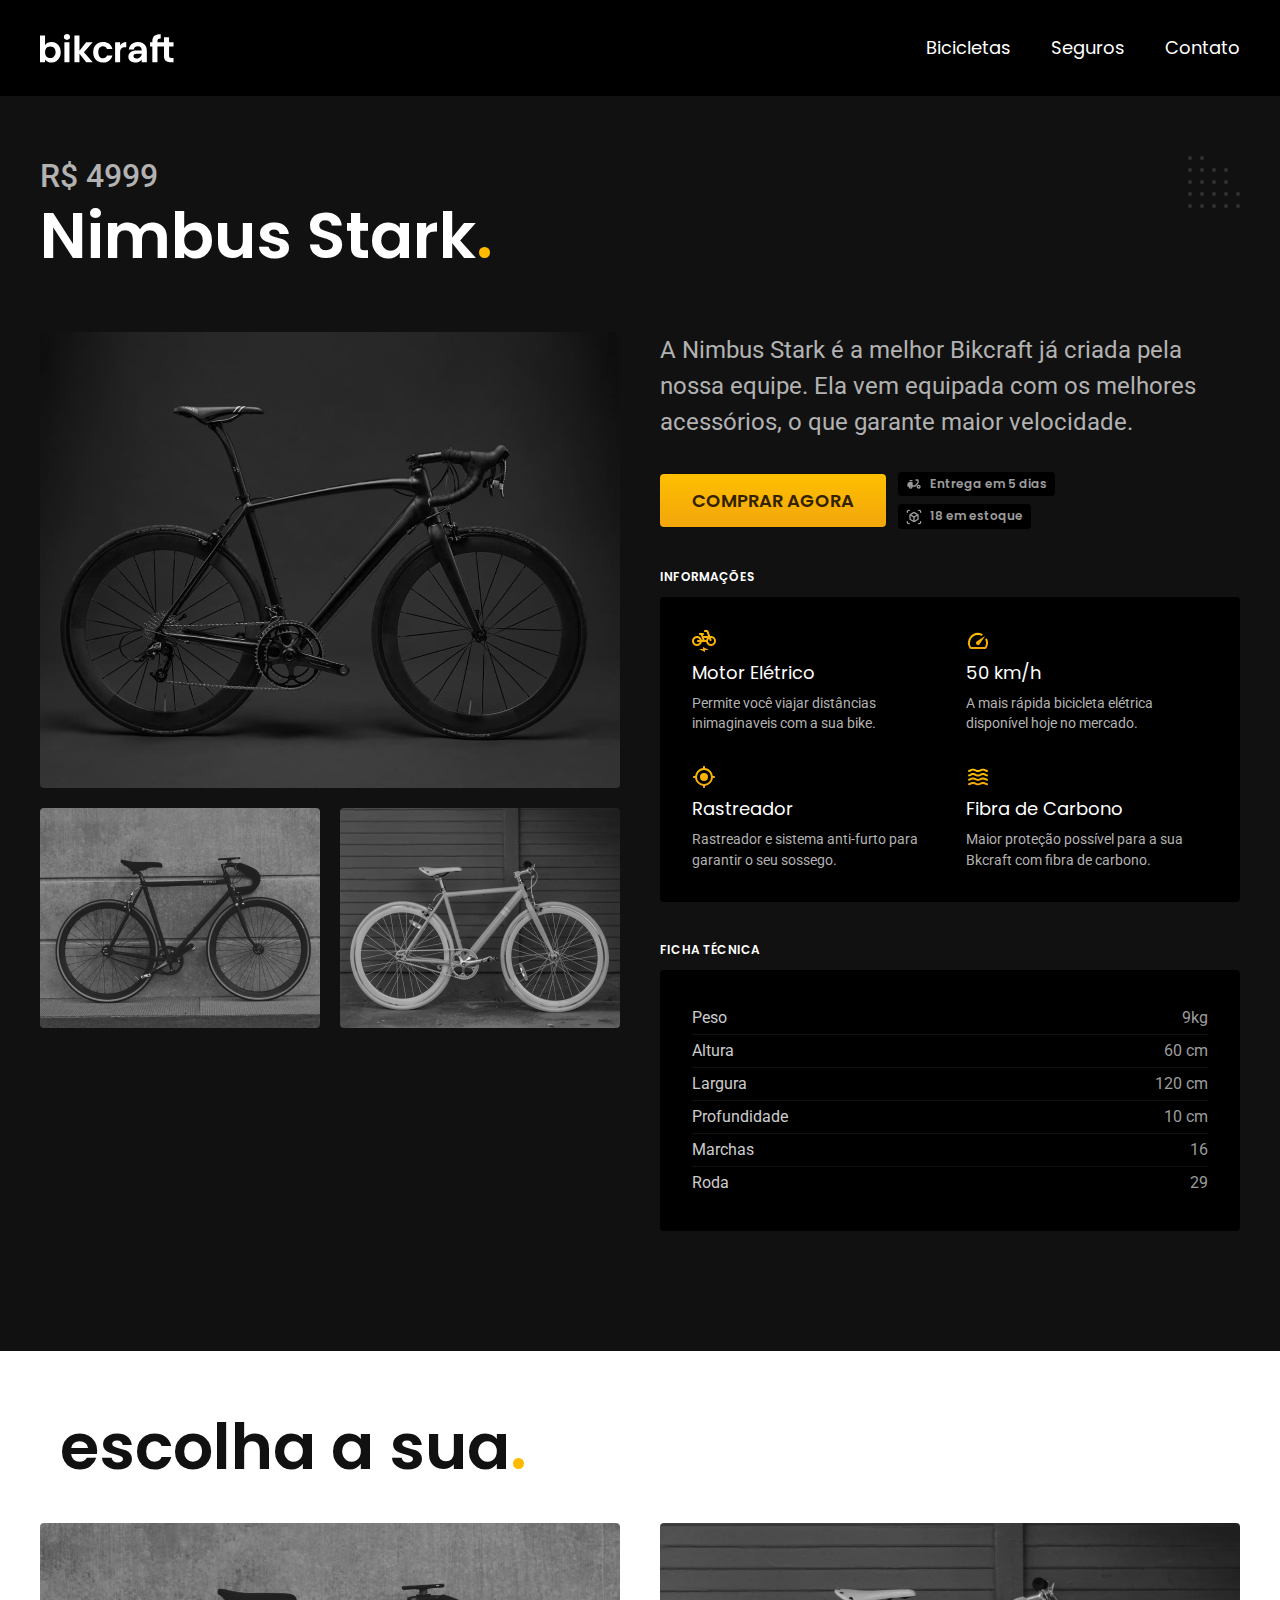
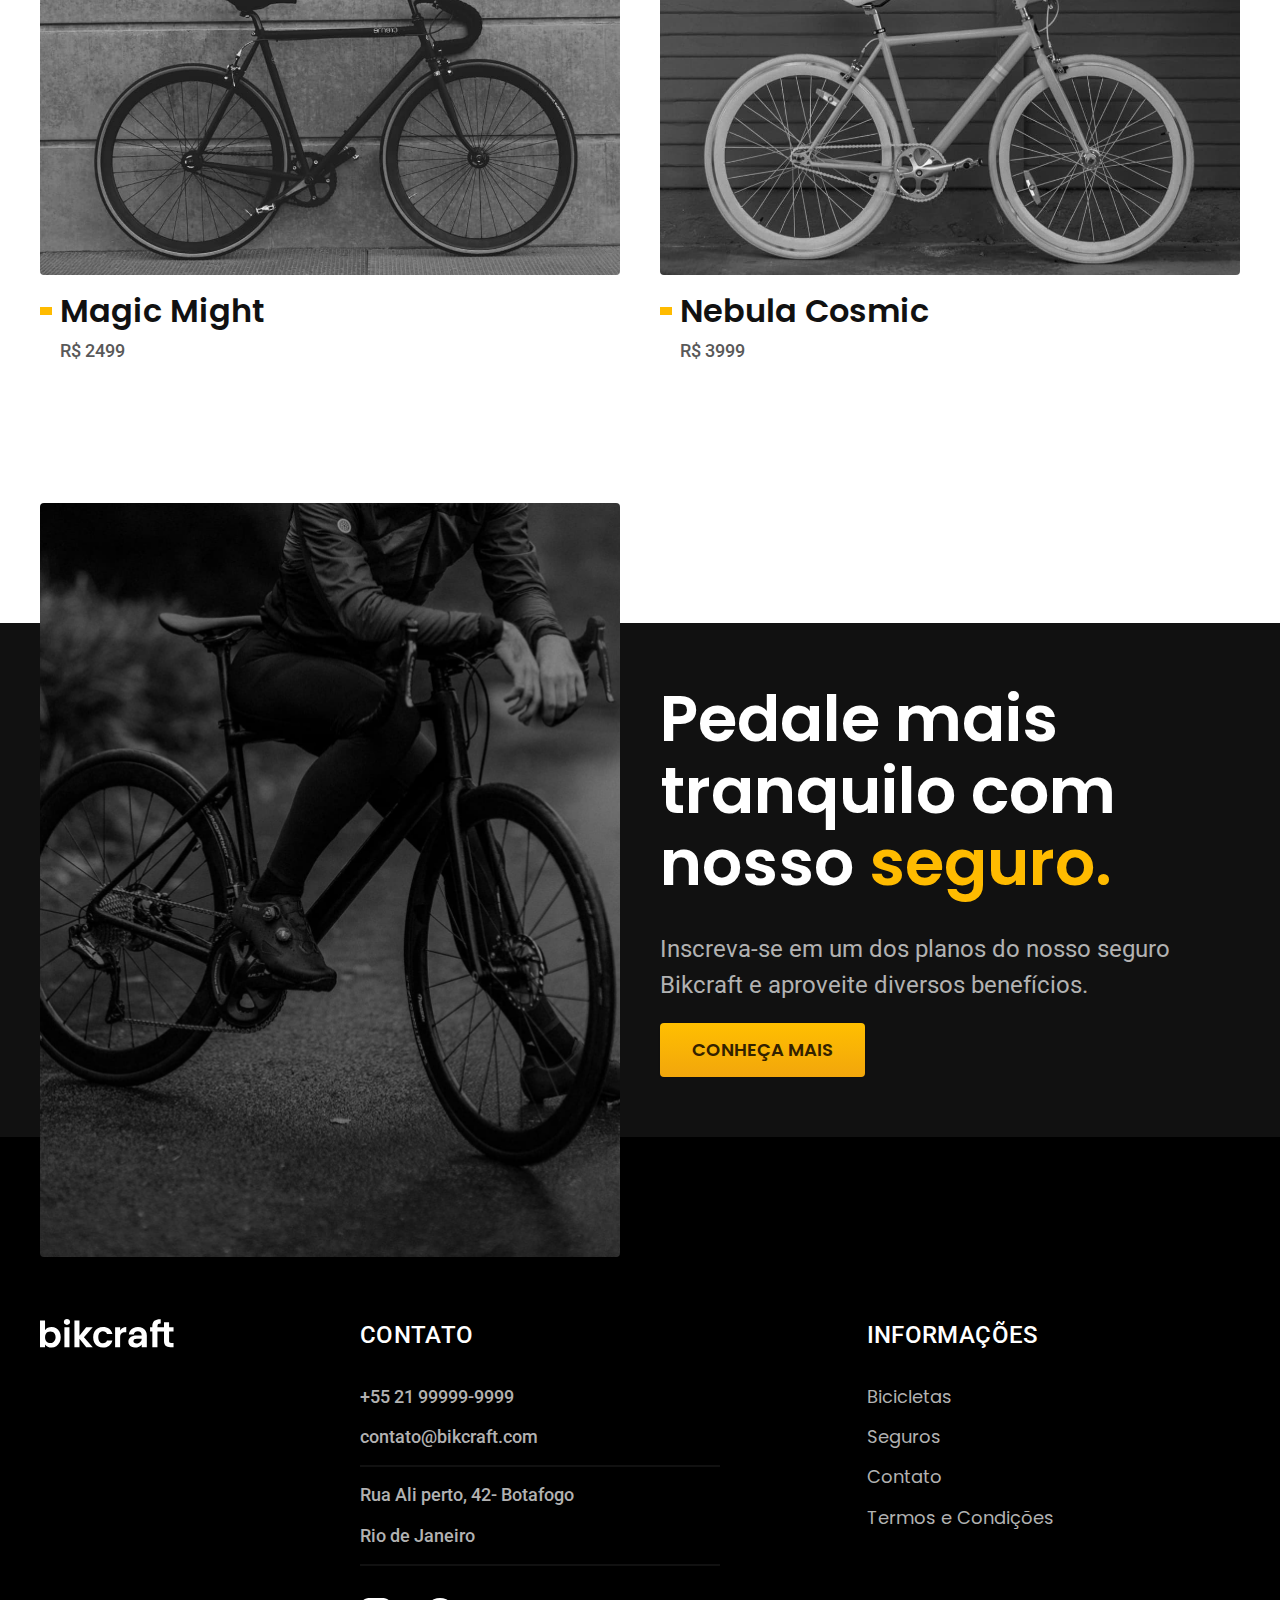
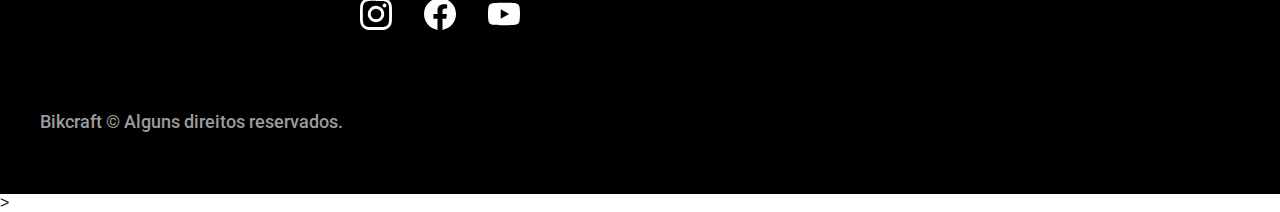
<file: bicicletas/nimbus.html>
<!DOCTYPE html>
<html lang="pt-br">

<head>
  <meta charset="UTF-8">
  <meta http-equiv="X-UA-Compatible" content="IE=edge">
  <meta name="viewport" content="width=device-width, initial-scale=1.0">
  <title>Nimbus | Bikcraft</title>
  <meta name="description" content="Nimbus">

  <link rel="icon" href="../favicon.svg" type="image/svg+xml">
  <link rel="preload" href="../CSS/style.css">
  <link rel="stylesheet" href="../CSS/style.css">
  <script>document.documentElement.classList.add('js');</script>

  <link rel="preconnect" href="https://fonts.googleapis.com">
  <link rel="preconnect" href="https://fonts.gstatic.com" crossorigin>
  <link href="https://fonts.googleapis.com/css2?family=Merriweather:ital,wght@1,900&family=Poppins:wght@400;600&family=Roboto:wght@400;500&display=swap" rel="stylesheet">

</head>

<body id="bicicleta">
  <header class="header-bg">
    <div class="header container">
      <a href="./">
        <img src="../img/bikcraft.svg" alt="Bikcraft">
      </a>

      <nav aria-label="primaria">
        <ul class="header-menu font-1-m cor-0">
          <li><a href="../bicicletas.html">Bicicletas</a></li>
          <li><a href="../seguros.html">Seguros</a></li>
          <li><a href="../contato.html">Contato</a></li>
        </ul>
      </nav>
    </div>
  </header>
  <main class="titulo-bg">
    <div class="titulo container">
      <p class="font-2-xl cor-5">R$ 4999</p>
      <h1 class="font-1-xxl cor-0">Nimbus Stark<span class="cor-p1">.</span></h1>
    </div>
    <div class="bicicleta container">
      <div class="bicicleta-imagens">
        <img src="../img/bicicleta/nimbus1.jpg" alt="Bicicleta 1">
        <img src="../img/bicicleta/nimbus2.jpg" alt="Bicicleta 2">
        <img src="../img/bicicleta/nimbus3.jpg" alt="Bicicleta 3">
      </div>

      <div class="bicicleta-conteudo">
        <p class="font-2-l cor-5">A Nimbus Stark é a melhor Bikcraft já criada pela nossa equipe. Ela vem equipada com os melhores acessórios, o que garante maior velocidade.</p>
        <div class="bicicleta-comprar">
          <a class="botao" href="../orcamento.html?tipo=bikcraft&produto=nimbus">Comprar Agora</a>
          <span class="font-1-xs cor-6"> <img src="../img/icones/entrega.svg" alt=""> Entrega em 5 dias</span>
          <span class="font-1-xs cor-6"> <img src="../img/icones/estoque.svg" alt=""> 18 em estoque</span>
        </div>

        <h2 class="font-1-xs cor-0">Informações</h2>
        <ul class="bicicleta-informacoes">
          <li>
            <img src="../img/icones/eletrica.svg" alt="">
            <h3 class="font-1-m cor-0">Motor Elétrico</h3>
            <p class="font-2-xs cor-5">Permite você viajar distâncias inimaginaveis com a sua bike.</p>
          </li>

          <li>
            <img src="../img/icones/velocidade.svg" alt="">
            <h3 class="font-1-m cor-0">50 km/h</h3>
            <p class="font-2-xs cor-5">A mais rápida bicicleta elétrica disponível hoje no mercado.</p>
          </li>

          <li>
            <img src="../img/icones/rastreador.svg" alt="">
            <h3 class="font-1-m cor-0">Rastreador</h3>
            <p class="font-2-xs cor-5">Rastreador e sistema anti-furto para garantir o seu sossego.</p>
          </li>

          <li>
            <img src="../img/icones/carbono.svg" alt="">
            <h3 class="font-1-m cor-0">Fibra de Carbono</h3>
            <p class="font-2-xs cor-5">Maior proteção possível para a sua Bkcraft com fibra de carbono.</p>
          </li>
        </ul>
        <h2 class="font-1-xs cor-0">Ficha Técnica</h2>
        <ul class="bicicleta-ficha font-2-s cor-4">
          <li>Peso <span>9kg</span></li>
          <li>Altura<span>60 cm</span></li>
          <li>Largura <span>120 cm</span></li>
          <li>Profundidade <span>10 cm</span></li>
          <li>Marchas <span>16</span></li>
          <li>Roda <span>29</span></li>
        </ul>
      </div>
    </div>
  </main>

  <article class="bicicletas-lista container">
    <h2 class="container font-1-xxl">escolha a sua<span class="cor-p1">.</span></h2>
    <ul>
      <li>
        <a href="./magic.html">
          <img src="../img/bicicletas/magic.jpg" alt="Bicicletas preta">
          <h3 class="font-1-xl">Magic Might</h3>
          <span class="font-2-m cor-8">R$ 2499</span>
        </a>
      </li>

      <li>
        <a href="./nebula.html">
          <img src="../img/bicicletas/nebula.jpg" alt="Bicicletas preta">
          <h3 class="font-1-xl">Nebula Cosmic</h3>
          <span class="font-2-m cor-8">R$ 3999</span>
        </a>
      </li>
    </ul>
  </article>

  <article class="seguro-bg">
    <div class="seguro container">
      <div class="seguro-imagem">
        <img src="../img/fotos/seguros.jpg" alt="pessoa parada em cima de uma bicicleta">
      </div>
      <div class="seguro-conteudo">
        <h2 class="font-1-xxl cor-0">Pedale mais tranquilo com nosso <span class="cor-p1">seguro.</span></h2>
        <p class="font-2-l cor-5">Inscreva-se em um dos planos do nosso seguro Bikcraft e aproveite diversos benefícios.</p>
        <a class="botao" href="../seguros.html">Conheça Mais</a>
      </div>
    </div>
  </article>


  <footer class="footer-bg">
    <div class="footer container">
      <img src="../img/bikcraft.svg" alt="bikcraft">

      <div class="footer-contato">
        <h3 class="font-2-l-b cor-0">Contato</h3>
        <ul class="font-2-m cor-5">
          <li><a href="tel:+5521999999999">+55 21 99999-9999</a></li>
          <li><a href="mailto:contato@bikcraft.com">contato@bikcraft.com</a></li>
          <li>Rua Ali perto, 42- Botafogo</li>
          <li>Rio de Janeiro</li>
        </ul>
        <div class="footer-redes">
          <a href="./">
            <img src="../img/redes/instagram.svg" alt="">
          </a>
          <a href="./">
            <img src="../img/redes/facebook.svg" alt="">
          </a>
          <a href="./">
            <img src="../img/redes/youtube.svg" alt="">
          </a>
        </div>
      </div>
      <div class="footer-informacoes">
        <h3 class="font-2-l-b cor-0"> Informações</h3>
        <nav>
          <ul class="font-1-m cor-5">
            <li><a href="../bicicletas.html">Bicicletas</a></li>
            <li><a href="../seguros.html">Seguros</a></li>
            <li><a href="../contato.html">Contato</a></li>
            <li><a href="../termos.html">Termos e Condições</a></li>
          </ul>
        </nav>
      </div>
      <p class="footer-copy  font-2-m cor-6">Bikcraft © Alguns direitos reservados.</p>
    </div>

  </footer>
 <script src="../js/script.js"></script>
</body>>

</html>
</file>
<file: CSS/style.css>
@import "./global/global.css";
@import "./utilidades/tipografia.css";
@import "./utilidades/cores.css";
@import "./utilidades/animacao.css";

@import "./global/header.css";
@import "./global/footer.css";

/* Utilidades*/
@import "./utilidades/componentes.css";
@import "./utilidades/formulario.css";

/* Home*/
@import "./home/introducao.css";
@import "./home/tecnologia.css";
@import "./home/parceiros.css";
@import "./home/depoimento.css";

/* Bicicletas*/
@import "./bicicletas/bicicletas-lista.css";
@import "./bicicletas/bicicletas.css";

/* Bicicleta*/
@import "./bicicleta/bicicleta.css";
@import "./bicicleta/seguro.css";

/* Seguros*/
@import "./seguros/seguros.css";
@import "./seguros/vantagens.css";
@import "./seguros/perguntas.css";

/* Contato*/
@import "./contato/contato.css";
@import "./contato/lojas.css";

/* orcamento*/
@import "./orcamento/orcamento.css";

/* Termos*/
@import "./termos/termos.css";
</file>
